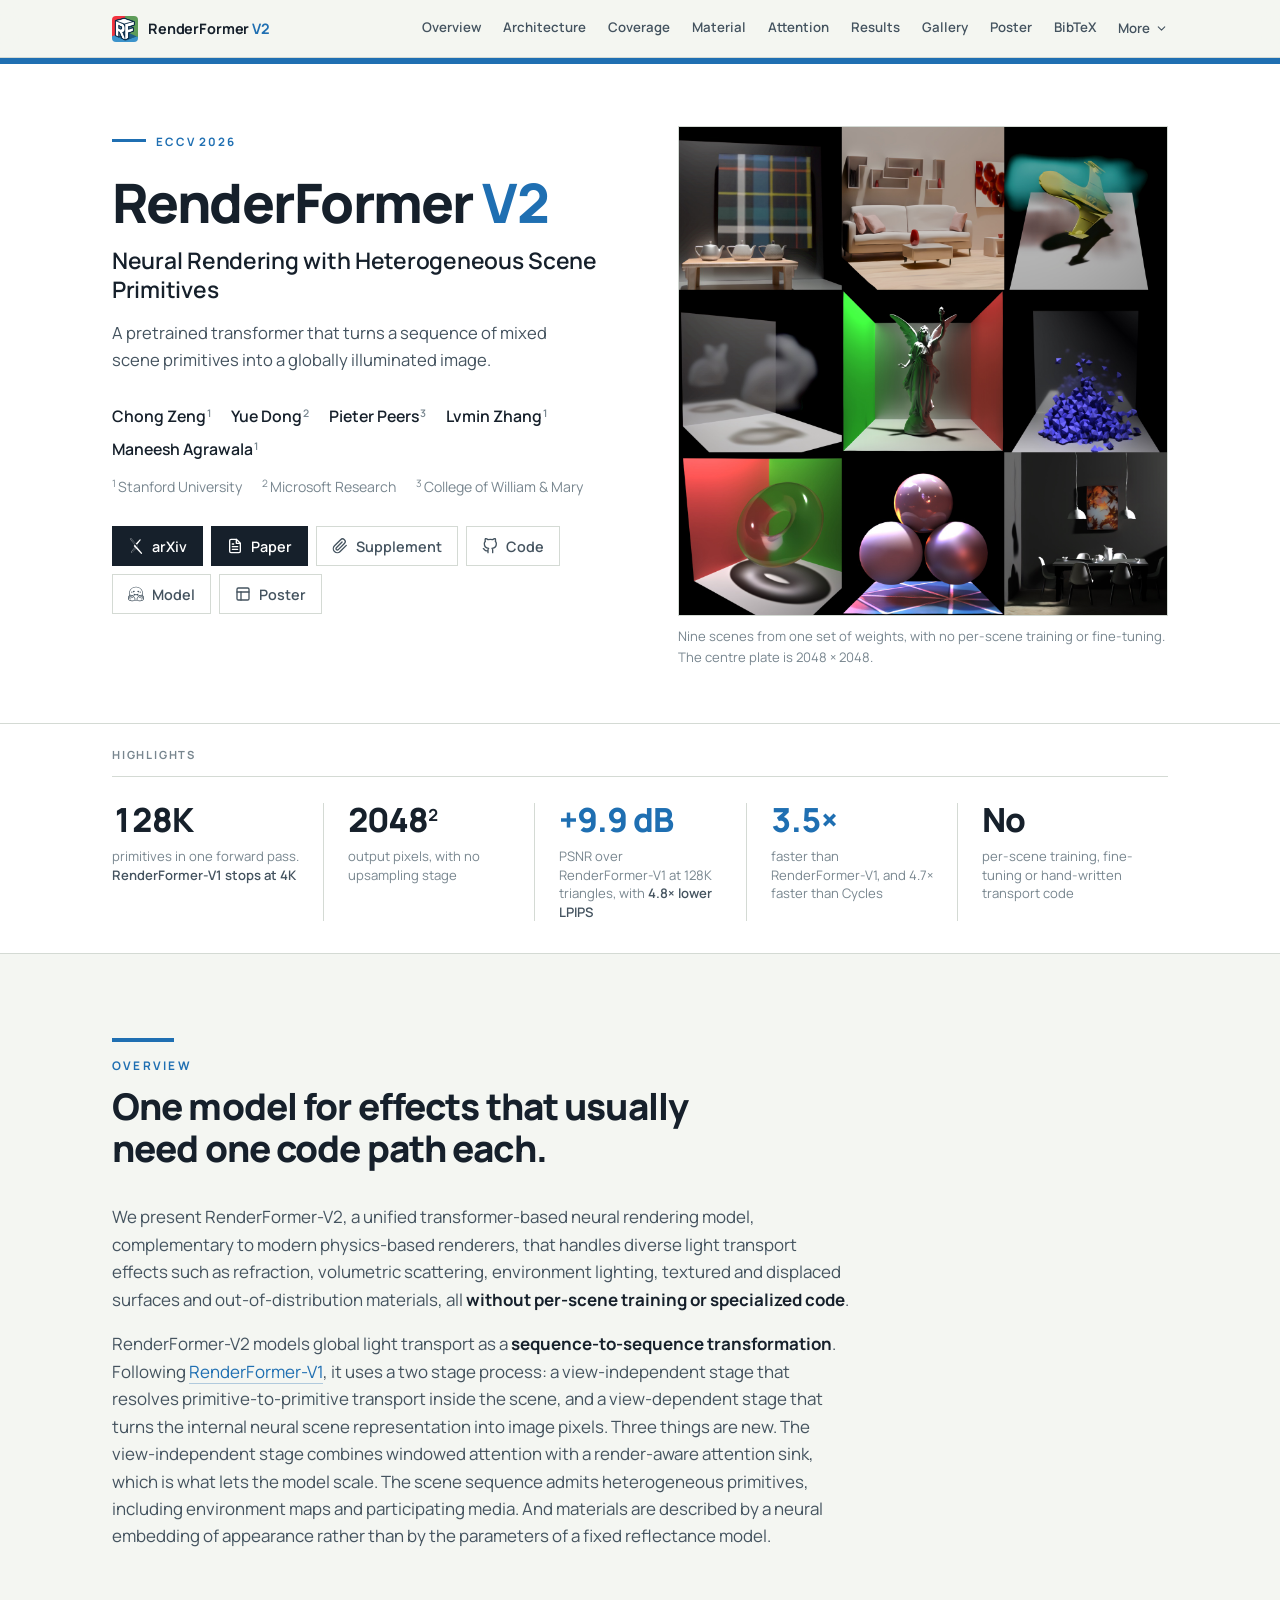
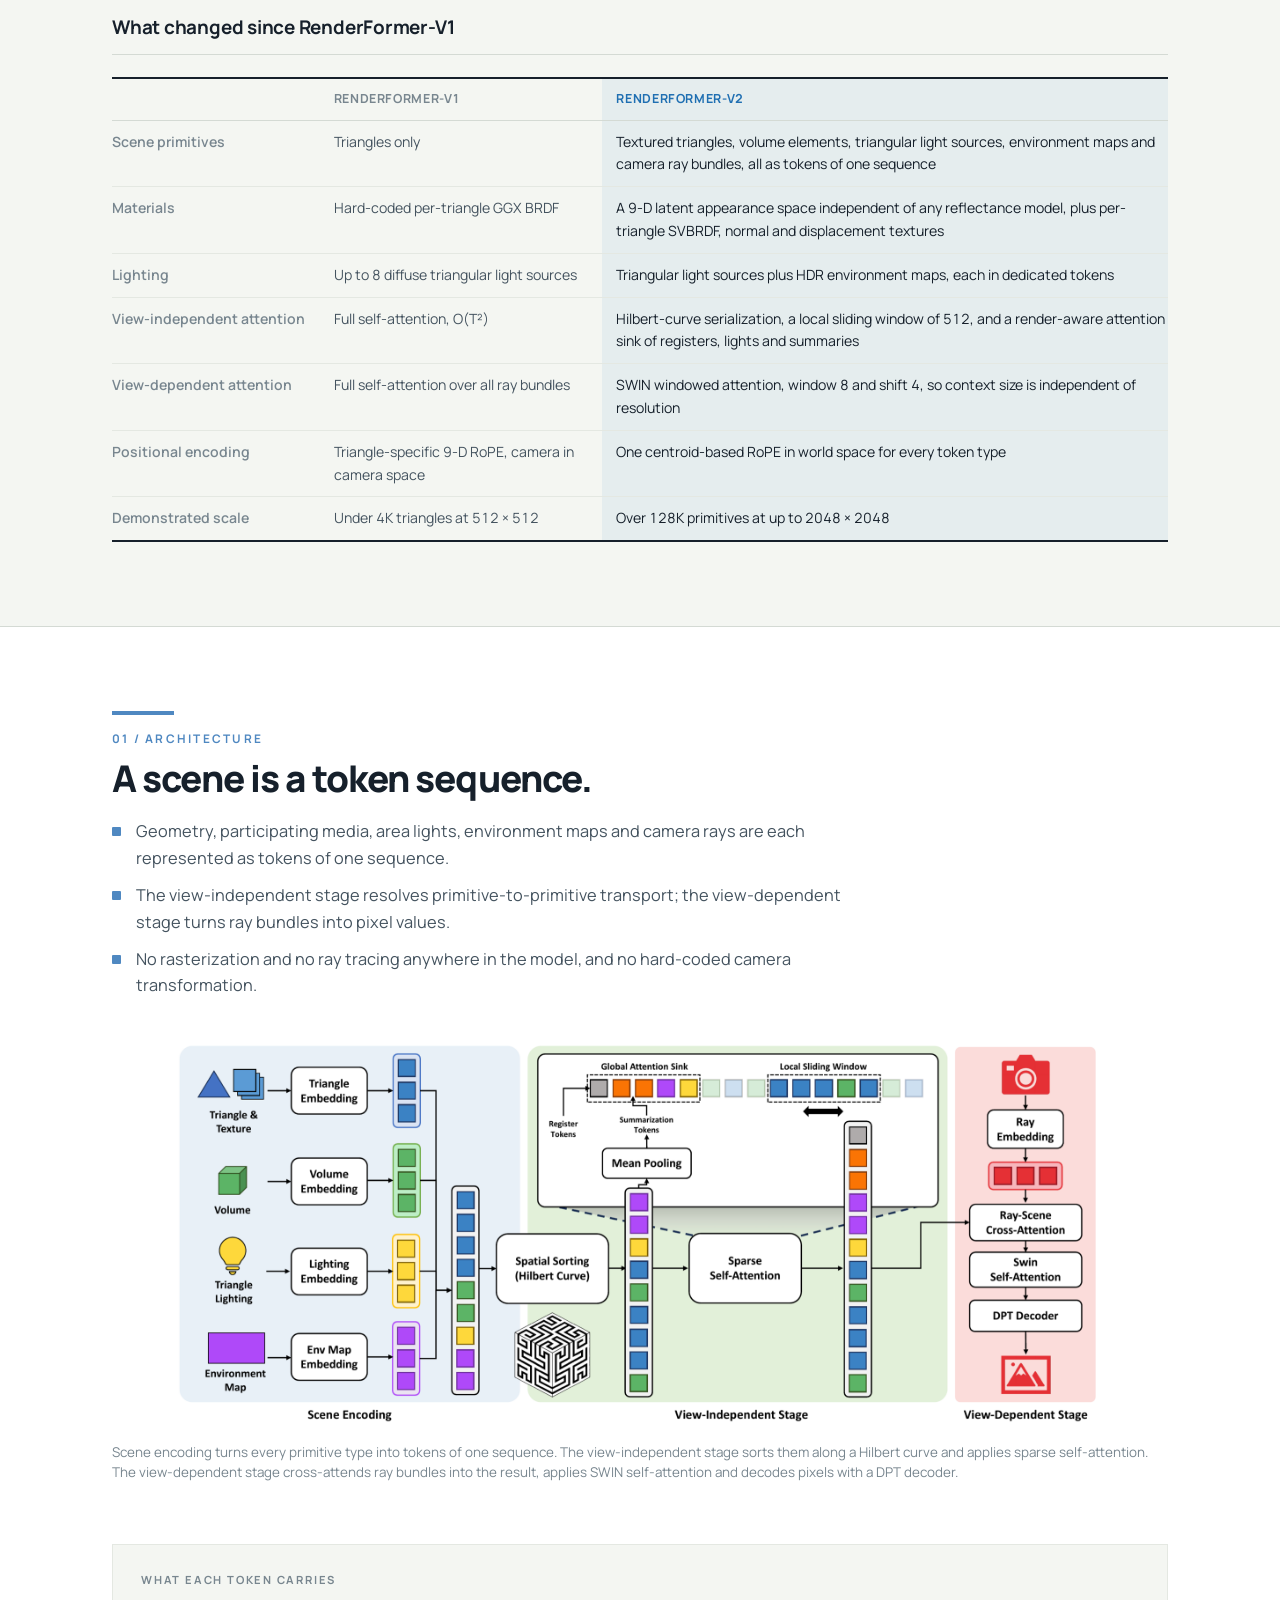
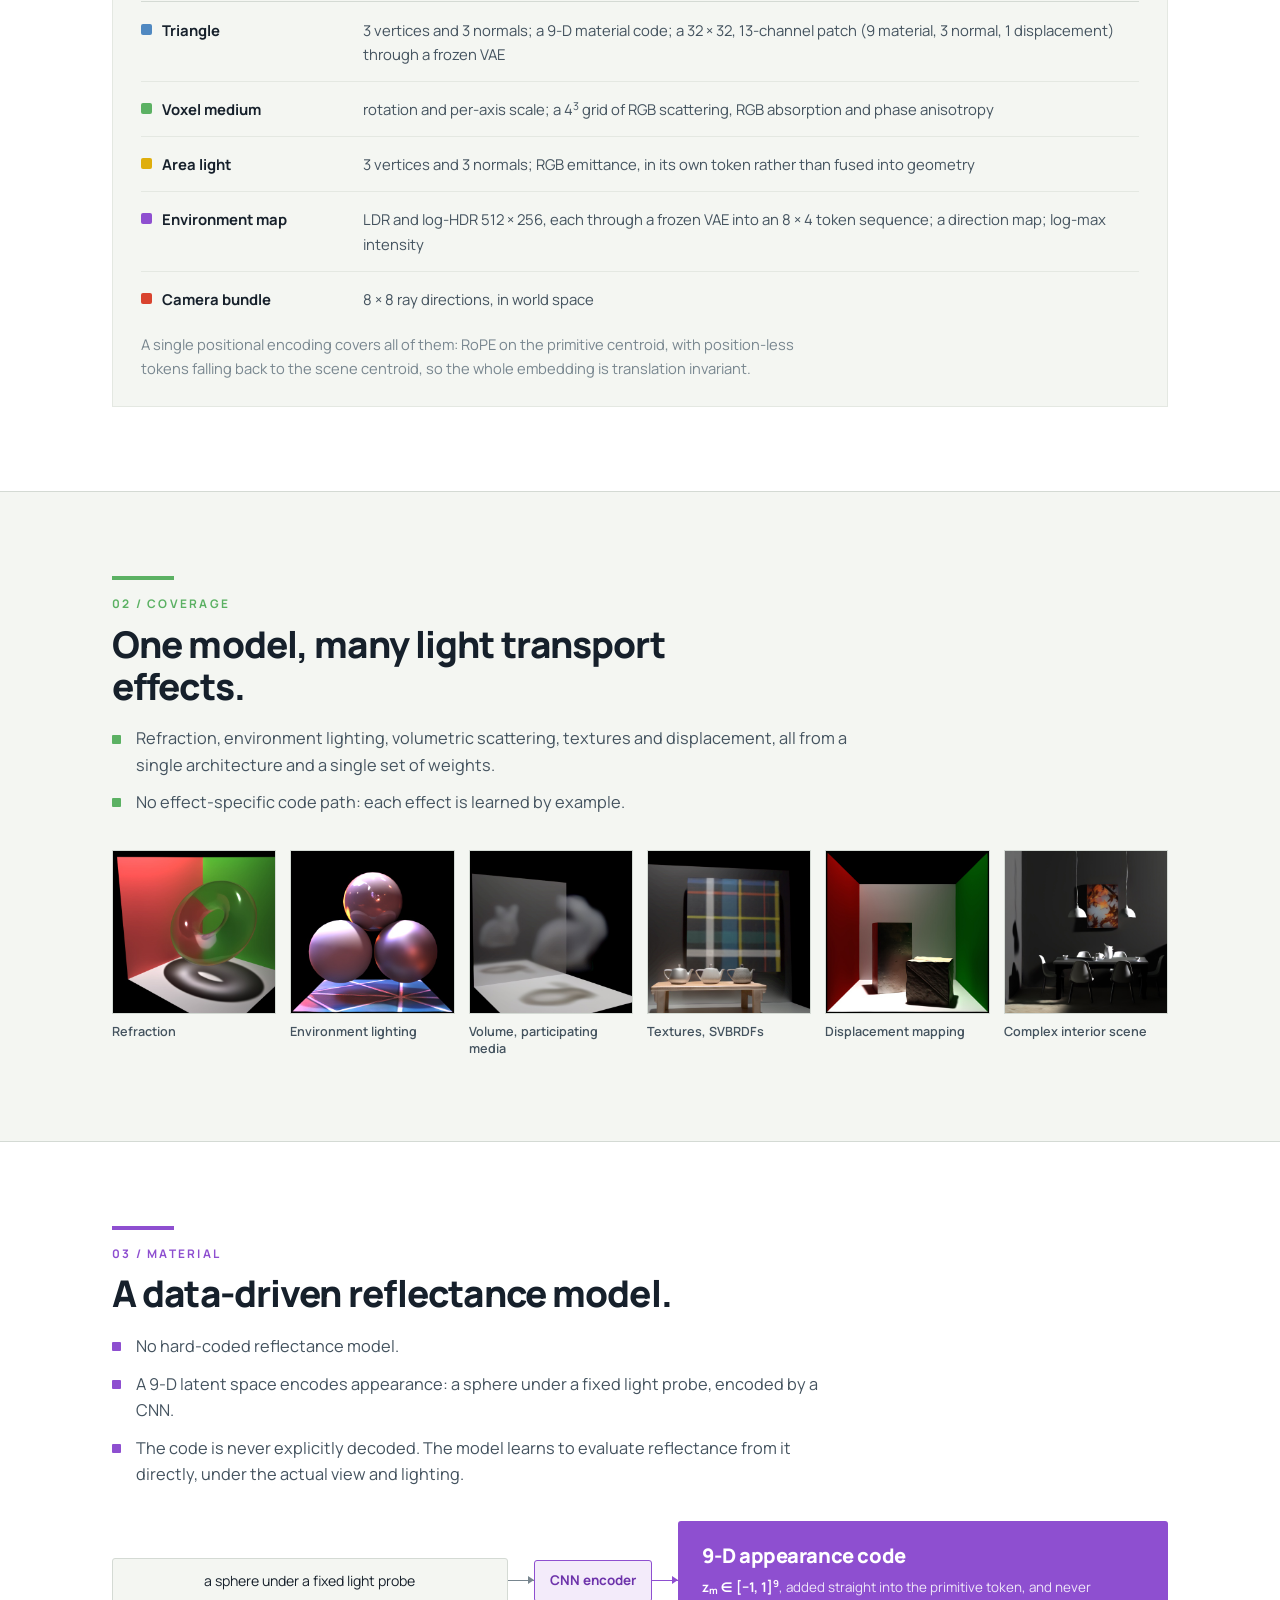
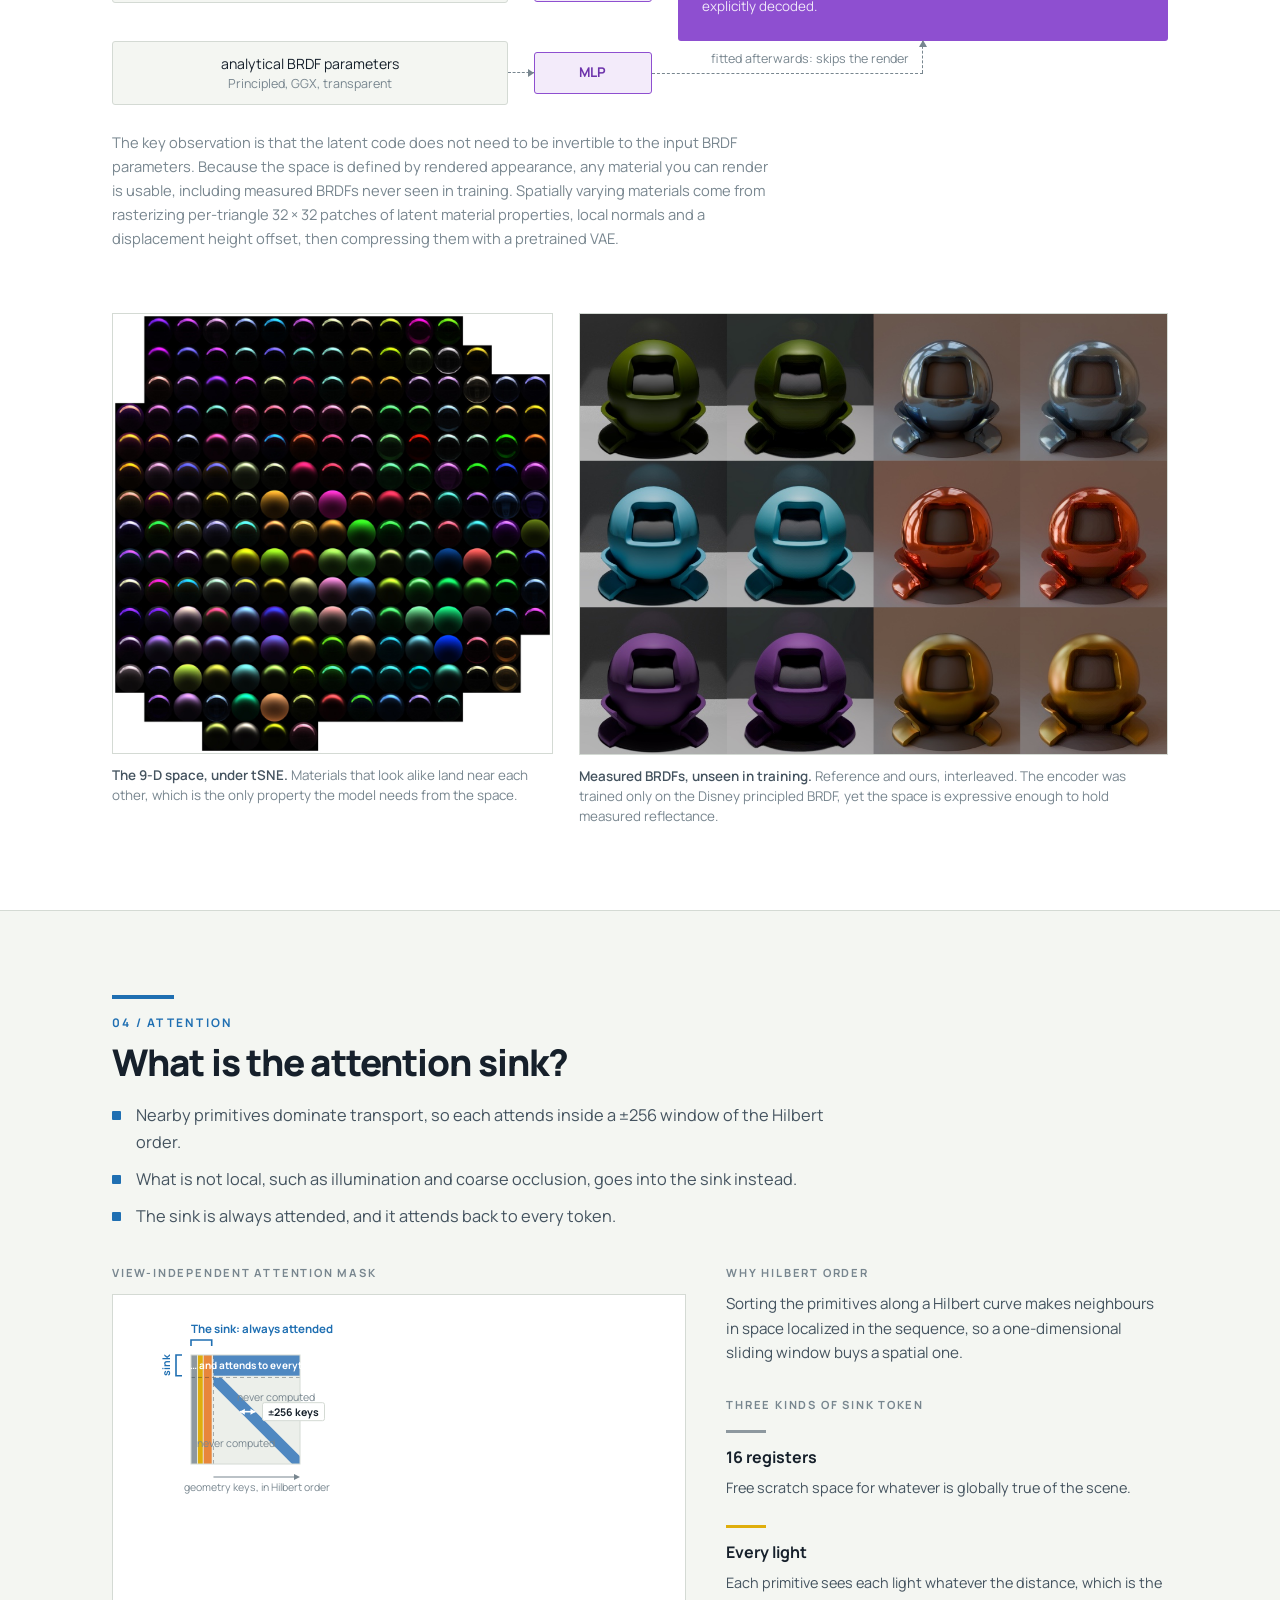
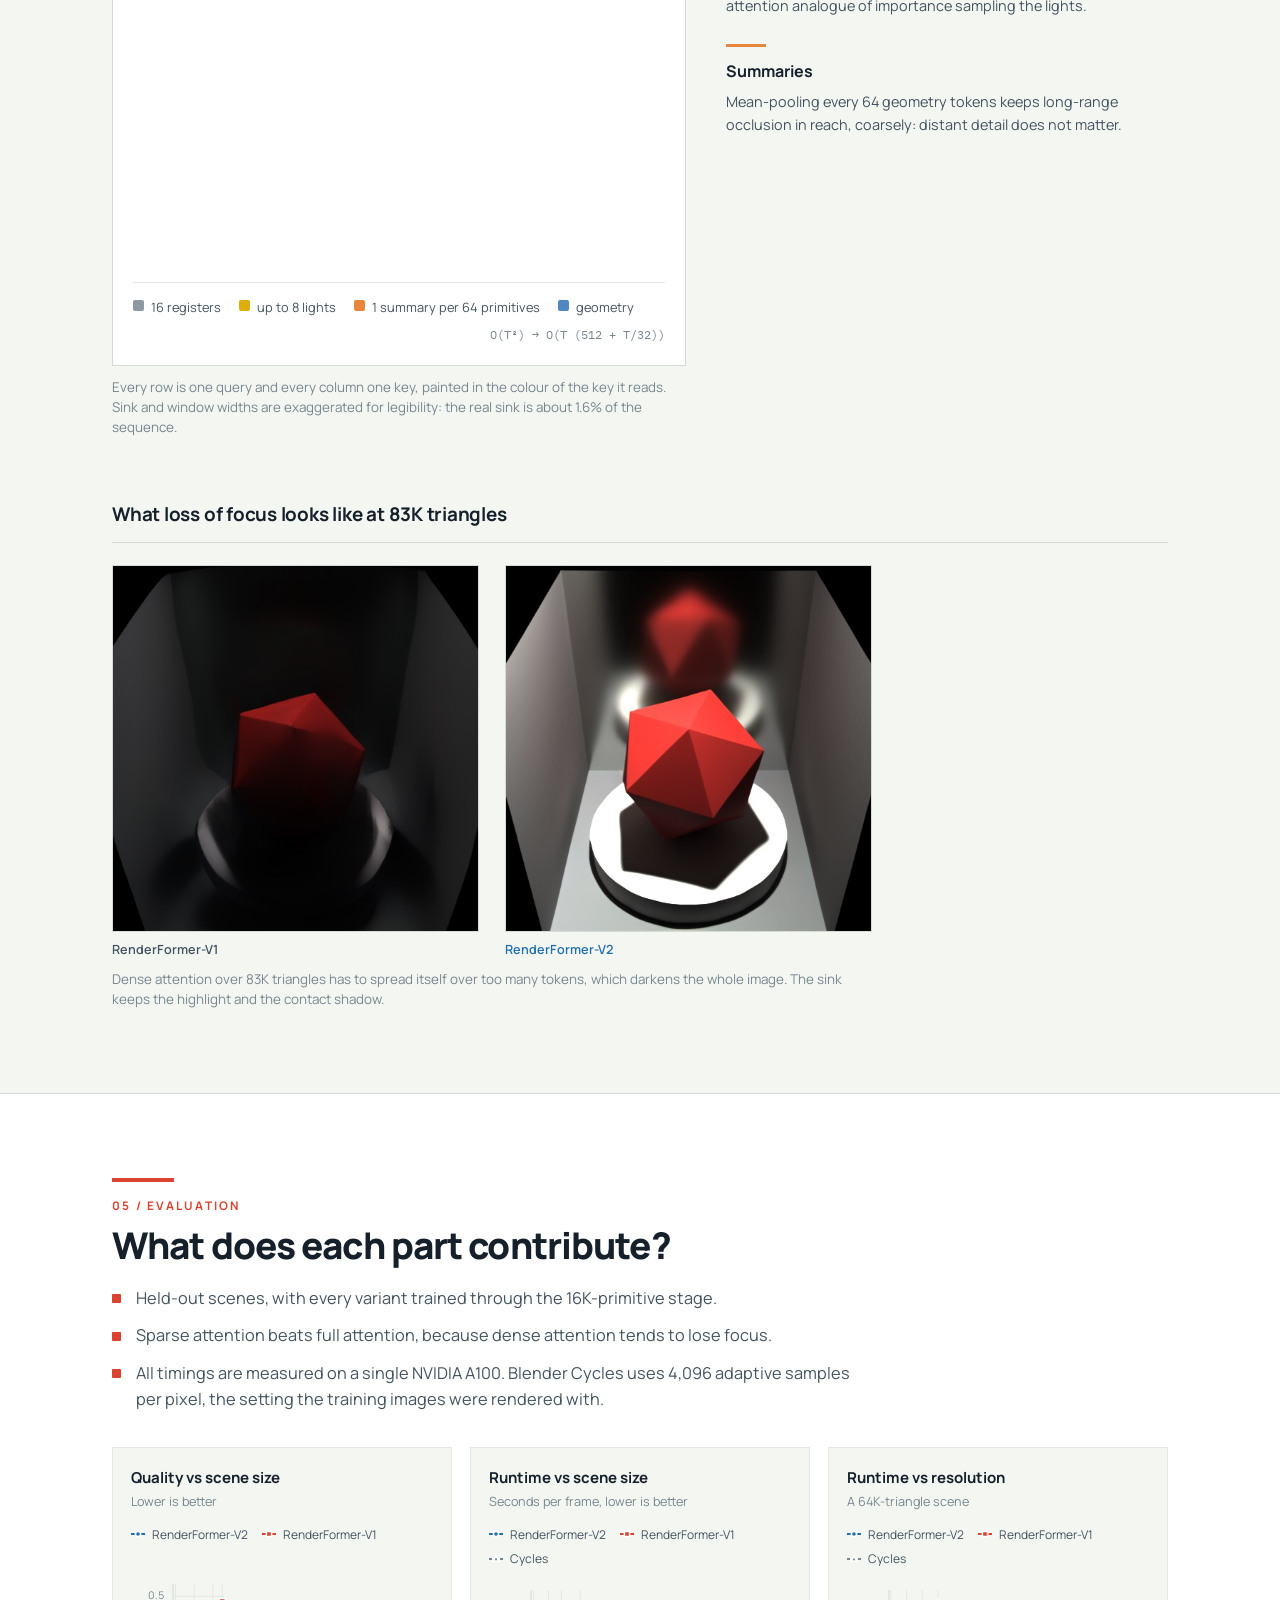
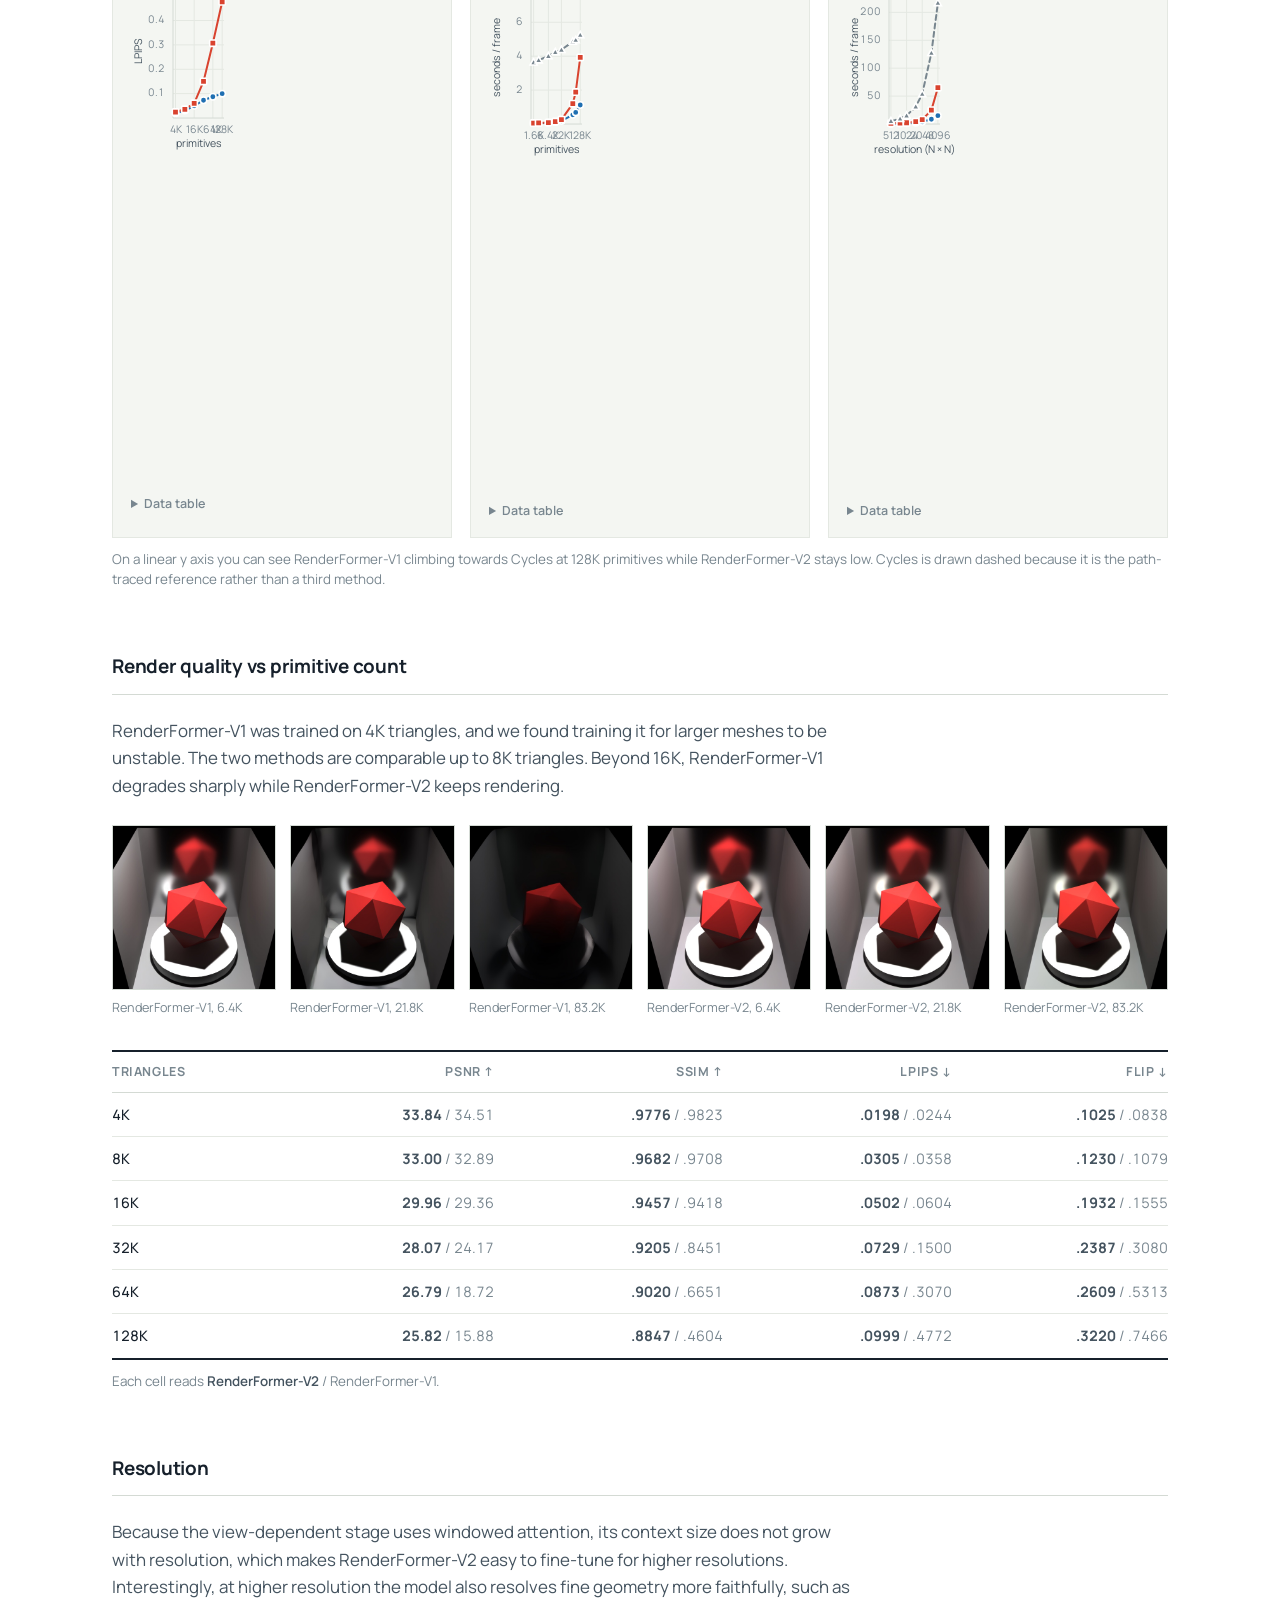
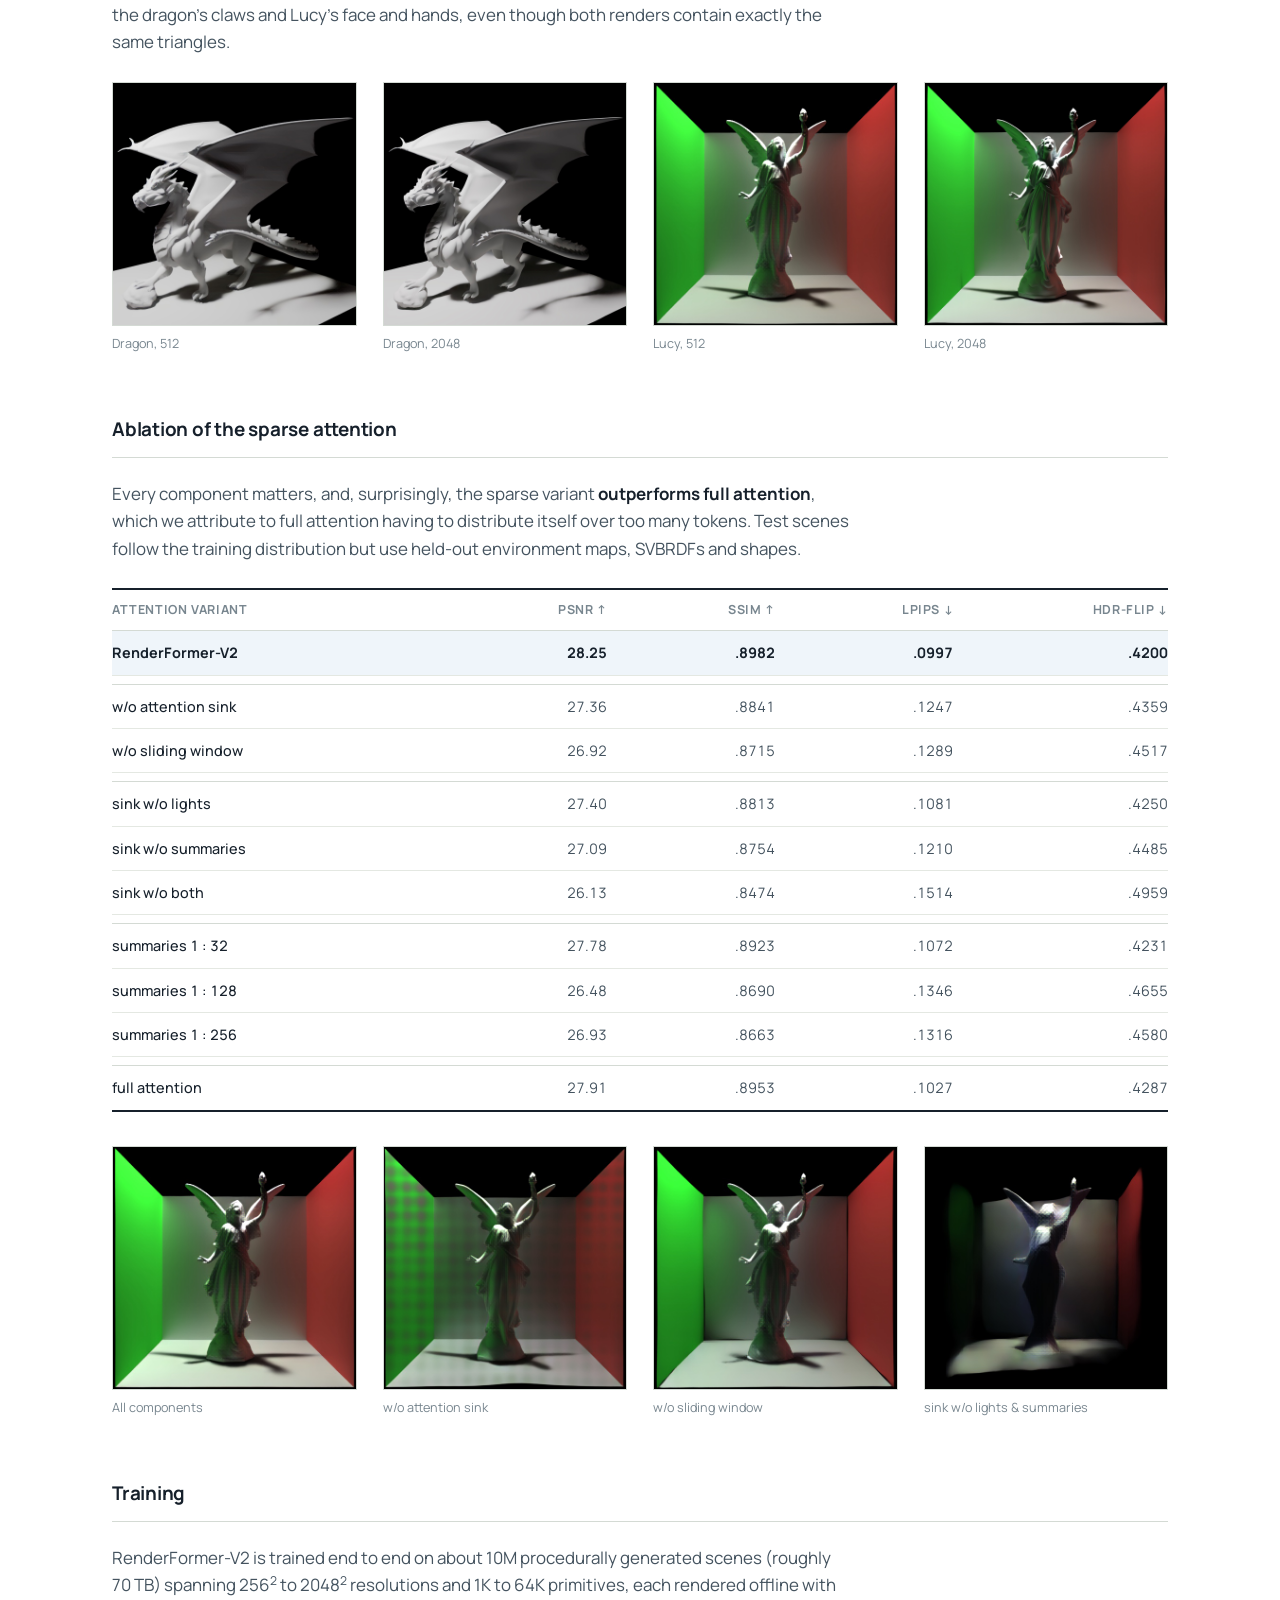
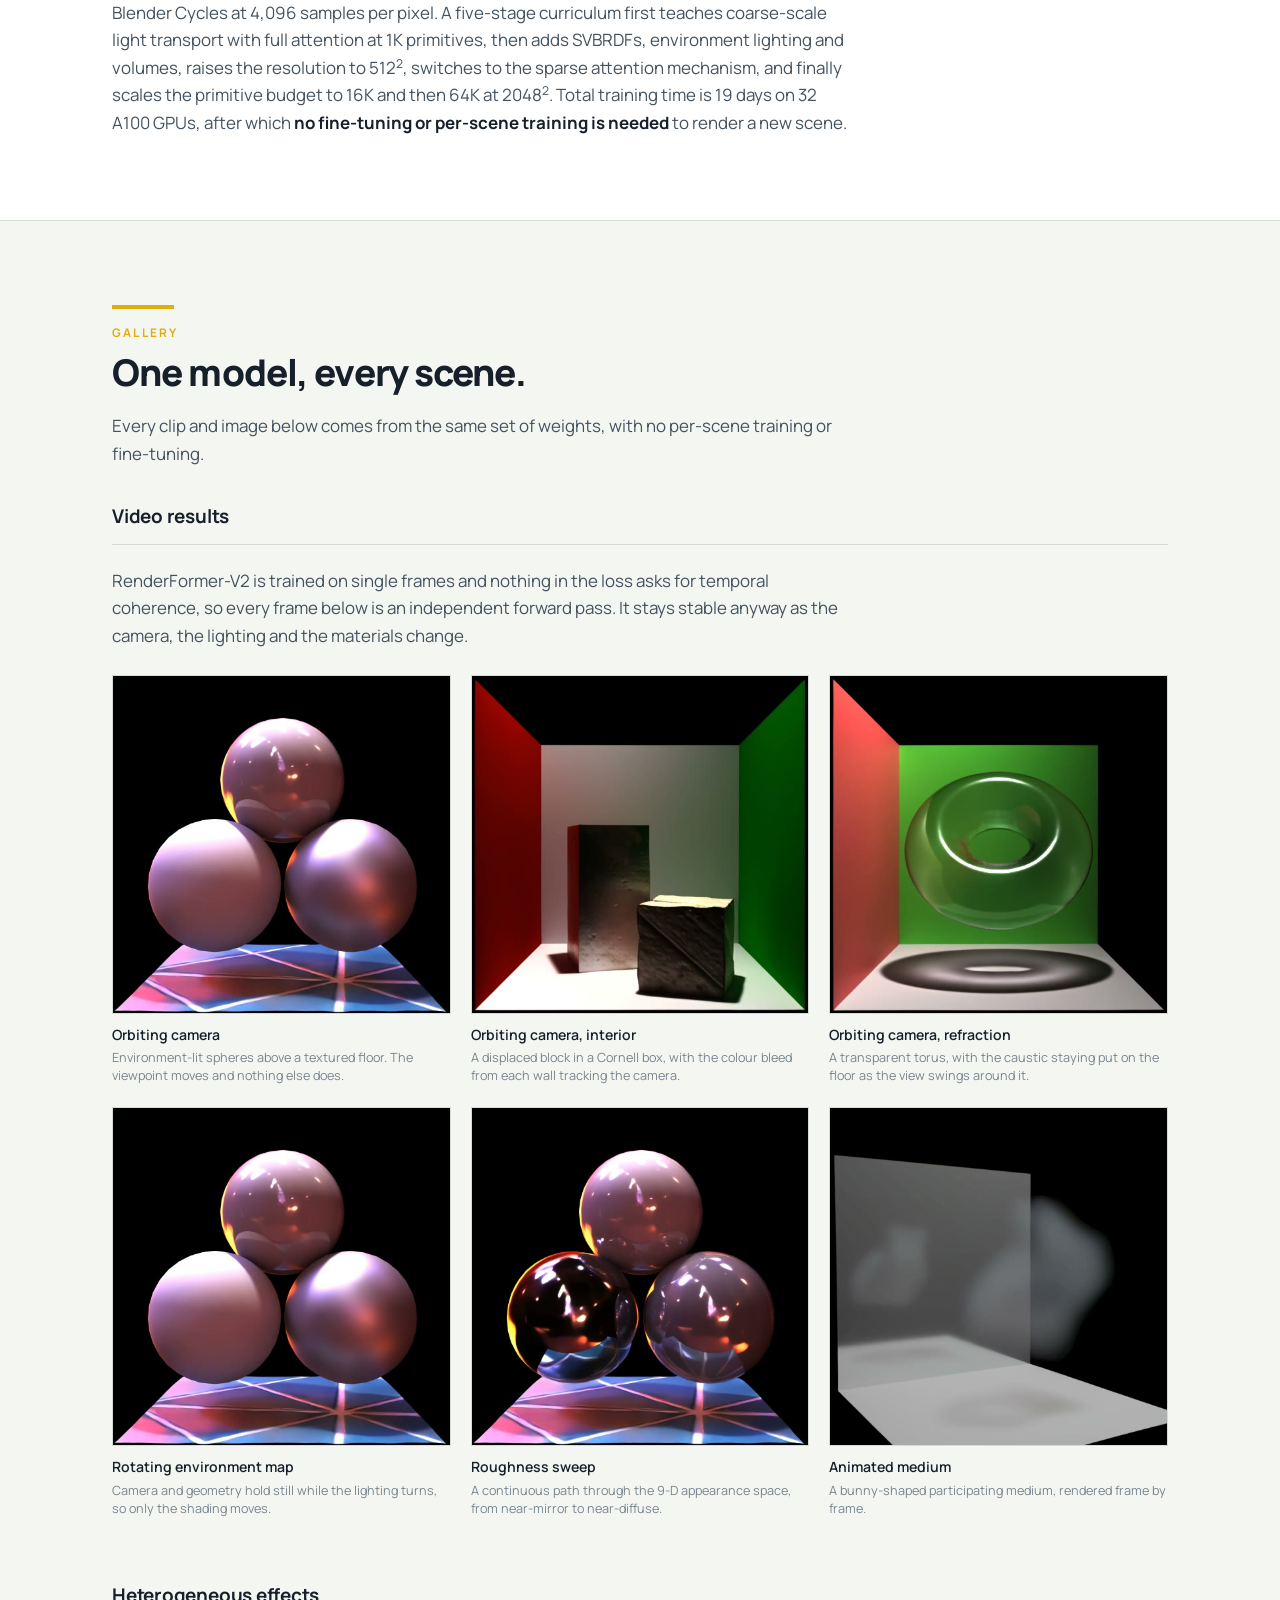
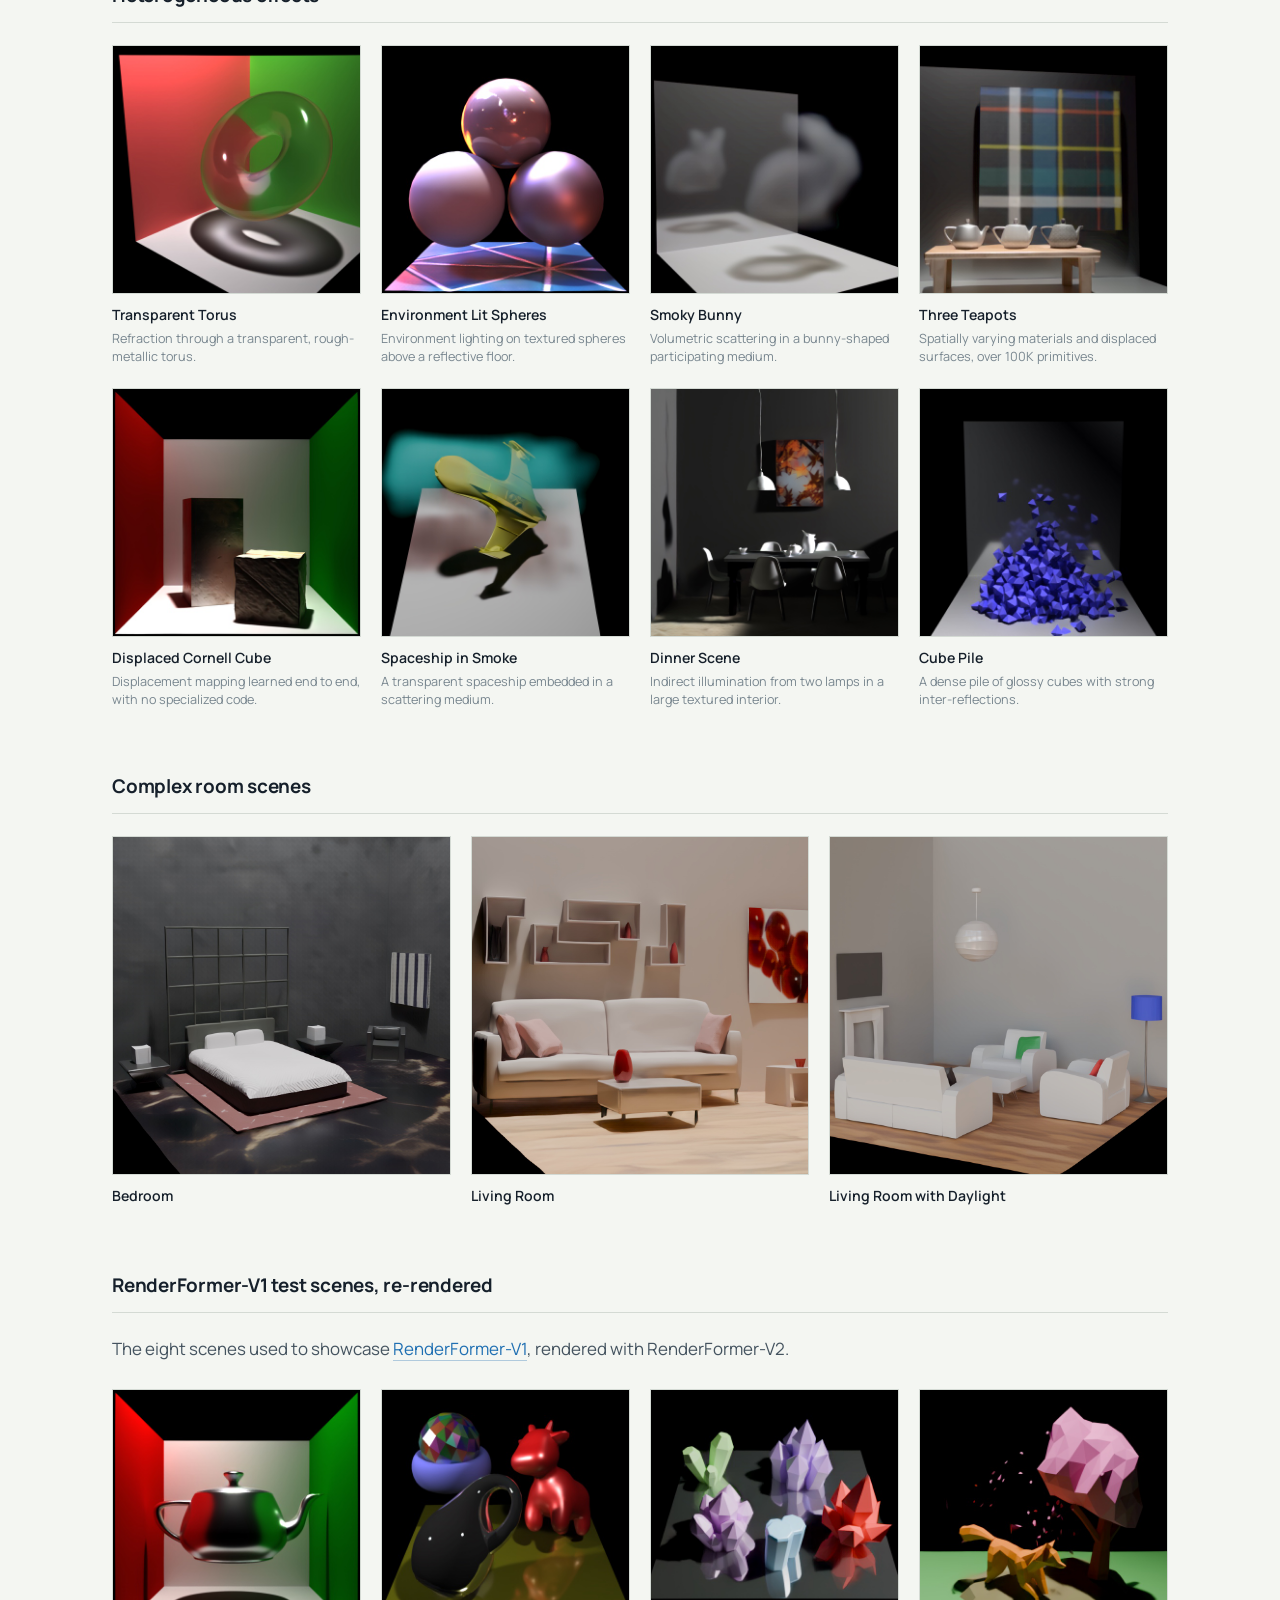
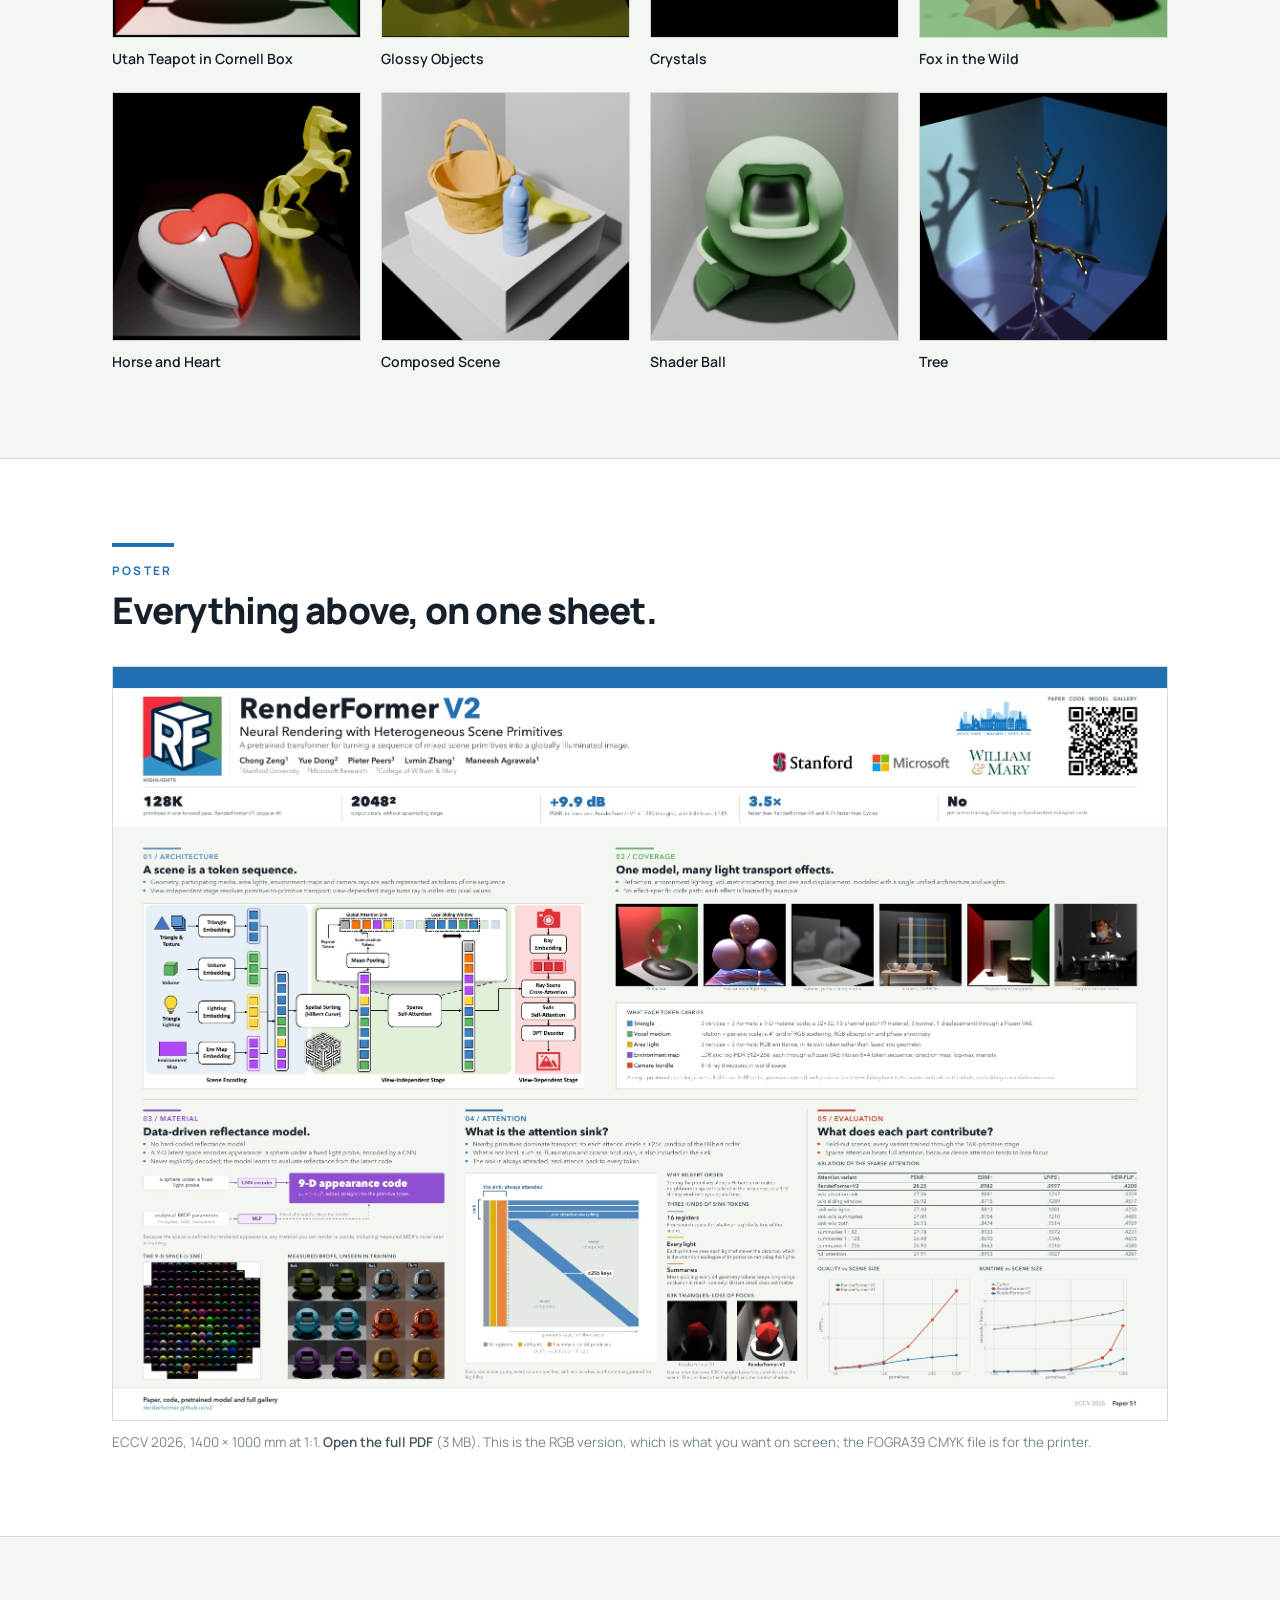
<file: v2/index.html>
<!DOCTYPE html><html lang="en"><head><meta charSet="utf-8"/><meta name="viewport" content="width=device-width, initial-scale=1"/><link rel="preload" as="image" href="./imgs/rf.png"/><link rel="preload" as="image" href="./imgs/hero-grid.png"/><link rel="preload" as="image" href="./imgs/model-arch.png"/><link rel="preload" as="image" href="./gallery/transparent-torus.jpg"/><link rel="preload" as="image" href="./gallery/env-lit-spheres.jpg"/><link rel="preload" as="image" href="./gallery/smoky-bunny.jpg"/><link rel="preload" as="image" href="./gallery/three-teapots.jpg"/><link rel="preload" as="image" href="./gallery/displacement-cbox.jpg"/><link rel="preload" as="image" href="./gallery/dinner-scene.jpg"/><link rel="preload" as="image" href="./imgs/material-latent.jpg"/><link rel="stylesheet" href="/v2/_next/static/css/9ee14831dd2b4b3f.css" data-precedence="next"/><link rel="preload" as="script" fetchPriority="low" href="/v2/_next/static/chunks/webpack-d3ec7b0091fba299.js"/><script src="/v2/_next/static/chunks/09f5f10c-bf216eff0d191dd6.js" async=""></script><script src="/v2/_next/static/chunks/951-85515bd15bdc4706.js" async=""></script><script src="/v2/_next/static/chunks/main-app-0eaf2856501f6cf4.js" async=""></script><script src="/v2/_next/static/chunks/2c9b6c72-aabbdfeba7c942c3.js" async=""></script><script src="/v2/_next/static/chunks/1951f239-bf1b05c8de423f39.js" async=""></script><script src="/v2/_next/static/chunks/app/page-7b2c58a4707075f8.js" async=""></script><link rel="preload" as="image" href="./imgs/measured-brdf.jpg"/><link rel="preload" as="image" href="./comparisons/primitive-count/rf-83.2k.jpg"/><link rel="preload" as="image" href="./comparisons/primitive-count/ours-83.2k.jpg"/><link rel="preload" as="image" href="./comparisons/primitive-count/rf-6.4k.jpg"/><link rel="preload" as="image" href="./comparisons/primitive-count/rf-21.8k.jpg"/><link rel="preload" as="image" href="./comparisons/primitive-count/ours-6.4k.jpg"/><link rel="preload" as="image" href="./comparisons/primitive-count/ours-21.8k.jpg"/><link rel="preload" as="image" href="./comparisons/resolution/dragon-512.jpg"/><link rel="preload" as="image" href="./comparisons/resolution/dragon-2048.jpg"/><link rel="preload" as="image" href="./comparisons/resolution/lucy-512.jpg"/><link rel="preload" as="image" href="./comparisons/resolution/lucy-2048.jpg"/><link rel="preload" as="image" href="./comparisons/ablation/all.jpg"/><link rel="preload" as="image" href="./comparisons/ablation/no-as.jpg"/><link rel="preload" as="image" href="./comparisons/ablation/no-sw.jpg"/><link rel="preload" as="image" href="./comparisons/ablation/no-l-s.jpg"/><link rel="preload" as="image" href="./gallery/spaceship-smoke.jpg"/><link rel="preload" as="image" href="./gallery/cube-pile.jpg"/><link rel="preload" as="image" href="./gallery/room-bedroom.jpg"/><link rel="preload" as="image" href="./gallery/room-living-1.jpg"/><link rel="preload" as="image" href="./gallery/room-living-2.jpg"/><link rel="preload" as="image" href="./gallery/v1-teapot-cbox.jpg"/><link rel="preload" as="image" href="./gallery/v1-shiny-objects.jpg"/><link rel="preload" as="image" href="./gallery/v1-crystals.jpg"/><link rel="preload" as="image" href="./gallery/v1-fox-in-the-wild.jpg"/><link rel="preload" as="image" href="./gallery/v1-horse-and-heart.jpg"/><link rel="preload" as="image" href="./gallery/v1-compose-scene.jpg"/><link rel="preload" as="image" href="./gallery/v1-shader-ball.jpg"/><link rel="preload" as="image" href="./gallery/v1-tree.jpg"/><link rel="preload" as="image" href="./imgs/poster.jpg"/><link rel="preconnect" href="https://fonts.googleapis.com"/><link rel="preconnect" href="https://fonts.gstatic.com" crossorigin="anonymous"/><meta name="theme-color" content="#f4f6f2"/><link rel="stylesheet" href="https://fonts.googleapis.com/css2?family=Manrope:wght@400;500;600;700;800&amp;family=IBM+Plex+Mono:wght@400;500&amp;display=swap"/><title>RenderFormer-V2: Neural Rendering with Heterogeneous Scene Primitives</title><meta name="description" content="RenderFormer-V2 is a pretrained transformer that turns a sequence of mixed scene primitives into a globally illuminated image, covering refraction, volumetric scattering, environment lighting, textured and displaced surfaces and out-of-distribution materials, without per-scene training or specialized code."/><meta name="keywords" content="RenderFormer, RenderFormer-V2, Neural Rendering, Rendering, Global Illumination, Heterogeneous Scene Primitives, Neural Material Embedding, Windowed Attention, Attention Sink, Transformer"/><meta property="og:title" content="RenderFormer-V2: Neural Rendering with Heterogeneous Scene Primitives"/><meta property="og:description" content="A pretrained transformer that turns a sequence of mixed scene primitives into a globally illuminated image. ECCV 2026."/><meta property="og:image" content="https://renderformer.github.io/v2/imgs/header.jpg"/><meta property="og:type" content="website"/><meta name="twitter:card" content="summary_large_image"/><meta name="twitter:title" content="RenderFormer-V2: Neural Rendering with Heterogeneous Scene Primitives"/><meta name="twitter:description" content="A pretrained transformer that turns a sequence of mixed scene primitives into a globally illuminated image. ECCV 2026."/><meta name="twitter:image" content="https://renderformer.github.io/v2/imgs/header.jpg"/><link rel="icon" href="/v2/favicon/favicon-16x16.png" sizes="16x16" type="image/png"/><link rel="icon" href="/v2/favicon/favicon-32x32.png" sizes="32x32" type="image/png"/><link rel="icon" href="/v2/favicon/favicon.ico" sizes="any"/><link rel="apple-touch-icon" href="/v2/favicon/apple-touch-icon.png" sizes="180x180" type="image/png"/><link rel="android-chrome-192x192" href="/v2/favicon/android-chrome-192x192.png" sizes="192x192" type="image/png"/><link rel="android-chrome-512x512" href="/v2/favicon/android-chrome-512x512.png" sizes="512x512" type="image/png"/><link rel="manifest" href="/v2/favicon/site.webmanifest"/><script>document.querySelectorAll('body link[rel="icon"], body link[rel="apple-touch-icon"]').forEach(el => document.head.appendChild(el))</script><script src="/v2/_next/static/chunks/polyfills-42372ed130431b0a.js" noModule=""></script></head><body><nav class="nav"><div class="nav-inner"><a class="nav-mark" href="#top"><img src="./imgs/rf.png" alt=""/><span>RenderFormer <em>V2</em></span></a><div class="nav-links"><a href="#overview">Overview</a><a href="#architecture">Architecture</a><a href="#coverage">Coverage</a><a href="#material">Material</a><a href="#attention">Attention</a><a href="#results" class="nav-hide">Results</a><a href="#gallery" class="nav-hide">Gallery</a><a href="#poster" class="nav-hide">Poster</a><a href="#bibtex" class="nav-hide">BibTeX</a><div class="nav-more" tabindex="0"><span>More <svg stroke="currentColor" fill="none" stroke-width="2" viewBox="0 0 24 24" stroke-linecap="round" stroke-linejoin="round" height="13" width="13" xmlns="http://www.w3.org/2000/svg"><polyline points="6 9 12 15 18 9"></polyline></svg></span><div class="nav-more-menu"><a href="https://renderformer.github.io/">RenderFormer-V1</a><a href="https://nrhints.github.io/">NRHints</a><a href="https://dilightnet.github.io/">DiLightNet</a><a href="https://gsrelight.github.io/">GS³</a></div></div></div></div></nav><header class="hero" id="top"><div class="hero-band"></div><div class="hero-grid"><div><div class="venue">ECCV 2026</div><h1 class="title">RenderFormer <em>V2</em></h1><p class="subtitle">Neural Rendering with Heterogeneous Scene Primitives</p><p class="pitch">A pretrained transformer that turns a sequence of mixed scene primitives into a globally illuminated image.</p><div class="authors"><a href="https://www.chong-zeng.com/">Chong Zeng<sup>1</sup></a><a href="https://yuedong.shading.me/">Yue Dong<sup>2</sup></a><a href="https://www.cs.wm.edu/~ppeers/">Pieter Peers<sup>3</sup></a><a href="https://lllyasviel.github.io/lvmin_zhang/">Lvmin Zhang<sup>1</sup></a><a href="https://graphics.stanford.edu/~maneesh/">Maneesh Agrawala<sup>1</sup></a></div><div class="affils"><span><sup>1</sup>Stanford University</span><span><sup>2</sup>Microsoft Research</span><span><sup>3</sup>College of William &amp; Mary</span></div><div class="links"><a href="https://arxiv.org/abs/2609.05738" class="btn"><svg stroke="currentColor" fill="currentColor" stroke-width="0" role="img" viewBox="0 0 24 24" aria-hidden="true" height="16" width="16" xmlns="http://www.w3.org/2000/svg"><path d="M3.8423 0a1.0037 1.0037 0 0 0-.922.6078c-.1536.3687-.0438.6275.2938 1.1113l6.9185 8.3597-1.0223 1.1058a1.0393 1.0393 0 0 0 .003 1.4229l1.2292 1.3135-5.4391 6.4444c-.2803.299-.4538.823-.2971 1.1986a1.0253 1.0253 0 0 0 .9585.635.9133.9133 0 0 0 .6891-.3405l5.783-6.126 7.4902 8.0051a.8527.8527 0 0 0 .6835.2597.9575.9575 0 0 0 .8777-.6138c.1577-.377-.017-.7502-.306-1.1407l-7.0518-8.3418 1.0632-1.13a.9626.9626 0 0 0 .0089-1.3165L4.6336.4639s-.3733-.4535-.768-.463zm0 .272h.0166c.2179.0052.4874.2715.5644.3639l.005.006.0052.0055 10.169 10.9905a.6915.6915 0 0 1-.0072.945l-1.0666 1.133-1.4982-1.7724-8.5994-10.39c-.3286-.472-.352-.6183-.2592-.841a.7307.7307 0 0 1 .6704-.4401Zm14.341 1.5701a.877.877 0 0 0-.6554.2418l-5.6962 6.1584 1.6944 1.8319 5.3089-6.5138c.3251-.4335.479-.6603.3247-1.0292a1.1205 1.1205 0 0 0-.9763-.689zm-7.6557 12.2823 1.3186 1.4135-5.7864 6.1295a.6494.6494 0 0 1-.4959.26.7516.7516 0 0 1-.706-.4669c-.1119-.2682.0359-.6864.2442-.9083l.0051-.0055.0047-.0055z"></path></svg> arXiv</a><a href="./pdfs/renderformer2-paper.pdf" class="btn"><svg stroke="currentColor" fill="none" stroke-width="2" viewBox="0 0 24 24" stroke-linecap="round" stroke-linejoin="round" aria-hidden="true" height="16" width="16" xmlns="http://www.w3.org/2000/svg"><path d="M14 2H6a2 2 0 0 0-2 2v16a2 2 0 0 0 2 2h12a2 2 0 0 0 2-2V8z"></path><polyline points="14 2 14 8 20 8"></polyline><line x1="16" y1="13" x2="8" y2="13"></line><line x1="16" y1="17" x2="8" y2="17"></line><polyline points="10 9 9 9 8 9"></polyline></svg> Paper</a><a href="./pdfs/renderformer2-supp.pdf" class="btn btn-ghost"><svg stroke="currentColor" fill="none" stroke-width="2" viewBox="0 0 24 24" stroke-linecap="round" stroke-linejoin="round" aria-hidden="true" height="16" width="16" xmlns="http://www.w3.org/2000/svg"><path d="M21.44 11.05l-9.19 9.19a6 6 0 0 1-8.49-8.49l9.19-9.19a4 4 0 0 1 5.66 5.66l-9.2 9.19a2 2 0 0 1-2.83-2.83l8.49-8.48"></path></svg> Supplement</a><a href="https://github.com/iamNCJ/RenderFormer-Studio" class="btn btn-ghost"><svg stroke="currentColor" fill="none" stroke-width="2" viewBox="0 0 24 24" stroke-linecap="round" stroke-linejoin="round" aria-hidden="true" height="16" width="16" xmlns="http://www.w3.org/2000/svg"><path d="M9 19c-5 1.5-5-2.5-7-3m14 6v-3.87a3.37 3.37 0 0 0-.94-2.61c3.14-.35 6.44-1.54 6.44-7A5.44 5.44 0 0 0 20 4.77 5.07 5.07 0 0 0 19.91 1S18.73.65 16 2.48a13.38 13.38 0 0 0-7 0C6.27.65 5.09 1 5.09 1A5.07 5.07 0 0 0 5 4.77a5.44 5.44 0 0 0-1.5 3.78c0 5.42 3.3 6.61 6.44 7A3.37 3.37 0 0 0 9 18.13V22"></path></svg> Code</a><a href="https://huggingface.co/RenderFormer/renderformer-v2" class="btn btn-ghost"><svg stroke="currentColor" fill="currentColor" stroke-width="0" role="img" viewBox="0 0 24 24" aria-hidden="true" height="16" width="16" xmlns="http://www.w3.org/2000/svg"><path d="M1.4446 11.5059c0 1.1021.1673 2.1585.4847 3.1563-.0378-.0028-.0691-.0058-.1058-.0058-.4209 0-.8015.16-1.0704.4512-.3454.3737-.4984.8335-.4316 1.293a1.576 1.576 0 0 0 .2148.5978c-.2319.1864-.4018.4456-.4844.7578-.0646.2448-.131.7543.2149 1.2794a1.4552 1.4552 0 0 0-.0625.1055c-.208.3923-.2207.8372-.0371 1.25.2783.6258.9696 1.1175 2.3126 1.6467.8356.3292 1.5988.5411 1.6056.543 1.1046.2847 2.104.4277 2.969.4277 1.4173 0 2.4754-.3849 3.1525-1.1446 1.538.2651 2.791.1403 3.592.006.6773.7555 1.7332 1.1387 3.1467 1.1387.8649 0 1.8643-.143 2.969-.4278.0068-.0019.77-.2138 1.6056-.543 1.343-.5292 2.0343-1.0208 2.3126-1.6466.1836-.4129.171-.8577-.037-1.25a1.4685 1.4685 0 0 0-.0626-.1056c.346-.525.2795-1.0346.2149-1.2793-.0826-.3122-.2525-.5714-.4844-.7579.11-.1816.1831-.3788.2148-.5977.0669-.4595-.0862-.9193-.4316-1.293-.2688-.2913-.6495-.4513-1.0704-.4513-.0209 0-.0376.0008-.0588.0018.3162-.9966.4846-2.0518.4846-3.1523 0-5.807-4.7362-10.5144-10.5789-10.5144-5.8426 0-10.5788 4.7073-10.5788 10.5144Zm10.5788-9.4831c5.2727 0 9.5476 4.246 9.5476 9.483a9.4201 9.4201 0 0 1-.2696 2.2365c-.0039-.0047-.0079-.011-.0117-.0156-.274-.3255-.6679-.5059-1.1075-.5059-.352 0-.714.1155-1.0763.3438-.2403.1517-.5058.422-.7793.7598-.2534-.3492-.608-.5832-1.0137-.6465a1.5174 1.5174 0 0 0-.2344-.0176c-.9263 0-1.4828.7993-1.6935 1.5177-.1046.2426-.6065 1.3482-1.3614 2.0978-1.1681 1.1601-1.4458 2.3534-.8396 3.6382-.843.1029-1.5836.0927-2.365-.006.5906-1.212.3626-2.4388-.8426-3.6322-.755-.7496-1.2568-1.8552-1.3614-2.0978-.2107-.7184-.7673-1.5177-1.6935-1.5177-.078 0-.1568.0054-.2344.0176-.4057.0633-.7604.2973-1.0137.6465-.2735-.3379-.539-.6081-.7794-.7598-.3622-.2283-.7243-.3438-1.0762-.3438-.4266 0-.8094.171-1.0821.4786a9.4208 9.4208 0 0 1-.2598-2.1936c0-5.237 4.2749-9.483 9.5475-9.483zM8.6443 7.0036c-.4838.0043-.9503.2667-1.1934.7227-.3536.6633-.1006 1.4873.5645 1.84.351.1862.4883-.5261.836-.6485.3107-.1095.841.399 1.0078.086.3536-.6634.1025-1.4874-.5625-1.84a1.3659 1.3659 0 0 0-.6524-.1602Zm6.8403 0c-.2199-.002-.4426.05-.6504.1602-.665.3526-.9181 1.1766-.5645 1.84.1669.313.6971-.1955 1.0079-.086.3476.1224.4867.8347.838.6485.6649-.3527.916-1.1767.5624-1.84-.243-.456-.7096-.7184-1.1934-.7227Zm-9.7565 1.418a.8768.8768 0 0 0-.877.877c0 .4846.3925.877.877.877a.8768.8768 0 0 0 .877-.877.8768.8768 0 0 0-.877-.877zm12.6434 0c-.4845 0-.879.3925-.879.877 0 .4846.3945.877.879.877a.8768.8768 0 0 0 .877-.877.8768.8768 0 0 0-.877-.877zM8.7927 11.459c-.179-.003-.2793.1107-.2793.416 0 .8097.3874 2.125 1.4279 2.924.207-.7123 1.3453-1.2832 1.5079-1.2012.2315.1167.2191.4417.6074.7266.3884-.285.374-.6098.6056-.7266.1627-.082 1.3009.4889 1.5079 1.2012 1.0404-.799 1.4278-2.1144 1.4278-2.924 0-1.2212-1.583.6402-3.5413.6485-1.4686-.0061-2.7266-1.0558-3.2639-1.0645zM4.312 14.4768c.5792.365 1.6964 2.2751 2.1056 3.0177.1371.2488.371.3536.582.3536.4188 0 .7465-.4138.0391-.9395-1.0636-.791-.6914-2.0846-.1836-2.1642a.4302.4302 0 0 1 .0664-.004c.4616 0 .666.7892.666.7892s.5959 1.4898 1.6213 2.508c.942.9356 1.062 1.703.4961 2.6661-.0164-.004-.0159.0236-.1484.2149-.1853.2673-.4322.4688-.7188.6152-.5062.2269-1.1397.2696-1.7833.2696-1.037 0-2.1017-.1824-2.6975-.336-.0293-.0075-3.6505-.9567-3.1916-1.8224.0771-.1454.2033-.2031.3633-.2031.6463 0 1.823.9551 2.3283.9551.113 0 .196-.0865.2285-.2031.2249-.8045-3.2787-1.0522-2.9846-2.1642.0519-.1967.193-.2757.3907-.2754.854 0 2.7704 1.4923 3.172 1.4923.0307 0 .0525-.0085.0645-.0274.2012-.3227.1096-.5865-1.3087-1.4395-1.4182-.8533-2.4315-1.329-1.8653-1.9416.0651-.0707.1574-.1015.2695-.1015.8611.0002 2.8948 1.84 2.8948 1.84s.5487.5683.8809.5683c.0762 0 .1416-.0315.1855-.1054.2355-.3946-2.1858-2.2183-2.3224-2.971-.0926-.51.0641-.7676.3555-.7676-.0006.008.1701-.0285.4942.1759zm16.2257.5918c-.1366.7526-2.5579 2.5764-2.3224 2.9709.044.074.1092.1055.1855.1055.3321 0 .881-.5684.881-.5684s2.0336-1.8397 2.8947-1.84c.1121 0 .2044.0308.2695.1016.5662.6125-.447 1.0882-1.8653 1.9415-1.4183.853-1.51 1.1168-1.3087 1.4396.012.0188.0337.0273.0644.0273.4016 0 2.3181-1.4923 3.1721-1.4923.1977-.0002.3388.0787.3907.2754.294 1.112-3.2095 1.3597-2.9846 2.1642.0325.1166.1156.2032.2285.2032.5054 0 1.682-.9552 2.3283-.9552.16 0 .2862.0577.3633.2032.459.8656-3.1623 1.8149-3.1916 1.8224-.5958.1535-1.6605.336-2.6975.336-.6351 0-1.261-.0409-1.7638-.2599-.2949-.1472-.5488-.3516-.7383-.625-.0411-.0682-.1026-.1476-.1426-.205-.5726-.9679-.455-1.7371.4903-2.676 1.0254-1.0182 1.6212-2.508 1.6212-2.508s.2044-.7891.666-.7891a.4318.4318 0 0 1 .0665.0039c.5078.0796.88 1.3732-.1836 2.1642-.7074.5257-.3797.9395.039.9395.211 0 .445-.1047.5821-.3535.4092-.7426 1.5264-2.6527 2.1056-3.0178.5588-.3524.99-.1816.8497.5918z"></path></svg> Model</a><a href="./pdfs/renderformer2-poster.pdf" class="btn btn-ghost"><svg stroke="currentColor" fill="none" stroke-width="2" viewBox="0 0 24 24" stroke-linecap="round" stroke-linejoin="round" aria-hidden="true" height="16" width="16" xmlns="http://www.w3.org/2000/svg"><rect x="3" y="3" width="18" height="18" rx="2" ry="2"></rect><line x1="3" y1="9" x2="21" y2="9"></line><line x1="9" y1="21" x2="9" y2="9"></line></svg> Poster</a></div></div><figure class="hero-figure"><img class="hero-plate" src="./imgs/hero-grid.png" alt="Nine scenes rendered by RenderFormer-V2, as a three by three plate: three teapots against a plaid backdrop, a living room, a transparent spaceship in a scattering medium, a bunny-shaped participating medium, the Lucy statue in a Cornell box at 2048 by 2048, a pile of glossy cubes, a refractive torus, environment-lit spheres, and a textured dining interior." width="1536" height="1536"/><figcaption>Nine scenes from one set of weights, with no per-scene training or fine-tuning. The centre plate is 2048 × 2048.</figcaption></figure></div></header><section class="stats" aria-label="Highlights"><div class="stats-inner"><div class="stats-label eyebrow">Highlights</div><div class="stats-grid"><div class="stat"><div class="stat-value">128K</div><div class="stat-note">primitives in one forward pass.<!-- --> <b><span class="nb">RenderFormer-V1</span> stops at 4K</b></div></div><div class="stat"><div class="stat-value">2048<sup>2</sup></div><div class="stat-note">output pixels, with no upsampling stage</div></div><div class="stat stat--accent"><div class="stat-value">+9.9 dB</div><div class="stat-note">PSNR over <span class="nb">RenderFormer-V1</span> at 128K triangles, with<!-- --> <b>4.8× lower LPIPS</b></div></div><div class="stat stat--accent"><div class="stat-value">3.5×</div><div class="stat-note">faster than <span class="nb">RenderFormer-V1</span>, and 4.7× faster than Cycles</div></div><div class="stat"><div class="stat-value">No</div><div class="stat-note">per-scene training, fine-tuning or hand-written transport code</div></div></div></div></section><section class="section" id="overview"><div class="wrap"><header class="sec-head"><i class="sec-tab" style="background:var(--accent)"></i><div class="sec-kicker" style="color:var(--accent)">Overview</div><h2 class="sec-title">One model for effects that usually need one code path each.</h2></header><div class="prose lead"><p>We present RenderFormer-V2, a unified transformer-based neural rendering model, complementary to modern physics-based renderers, that handles diverse light transport effects such as refraction, volumetric scattering, environment lighting, textured and displaced surfaces and out-of-distribution materials, all<!-- --> <strong>without per-scene training or specialized code</strong>.</p><p>RenderFormer-V2 models global light transport as a<!-- --> <strong>sequence-to-sequence transformation</strong>. Following<!-- --> <a href="https://renderformer.github.io/">RenderFormer-V1</a>, it uses a two stage process: a view-independent stage that resolves primitive-to-primitive transport inside the scene, and a view-dependent stage that turns the internal neural scene representation into image pixels. Three things are new. The view-independent stage combines windowed attention with a render-aware attention sink, which is what lets the model scale. The scene sequence admits heterogeneous primitives, including environment maps and participating media. And materials are described by a neural embedding of appearance rather than by the parameters of a fixed reflectance model.</p></div><div class="sub"><h3 class="sub-title sub-title--rule">What changed since RenderFormer-V1</h3><div class="table-scroll"><table class="table table--compare"><thead><tr><th></th><th>RenderFormer-V1</th><th class="col-v2">RenderFormer-V2</th></tr></thead><tbody><tr><th scope="row">Scene primitives</th><td>Triangles only</td><td class="col-v2">Textured triangles, volume elements, triangular light sources, environment maps and camera ray bundles, all as tokens of one sequence</td></tr><tr><th scope="row">Materials</th><td>Hard-coded per-triangle GGX BRDF</td><td class="col-v2">A 9-D latent appearance space independent of any reflectance model, plus per-triangle SVBRDF, normal and displacement textures</td></tr><tr><th scope="row">Lighting</th><td>Up to 8 diffuse triangular light sources</td><td class="col-v2">Triangular light sources plus HDR environment maps, each in dedicated tokens</td></tr><tr><th scope="row">View-independent attention</th><td>Full self-attention, O(T²)</td><td class="col-v2">Hilbert-curve serialization, a local sliding window of 512, and a render-aware attention sink of registers, lights and summaries</td></tr><tr><th scope="row">View-dependent attention</th><td>Full self-attention over all ray bundles</td><td class="col-v2">SWIN windowed attention, window 8 and shift 4, so context size is independent of resolution</td></tr><tr><th scope="row">Positional encoding</th><td>Triangle-specific 9-D RoPE, camera in camera space</td><td class="col-v2">One centroid-based RoPE in world space for every token type</td></tr><tr><th scope="row">Demonstrated scale</th><td>Under 4K triangles at 512 × 512</td><td class="col-v2">Over 128K primitives at up to 2048 × 2048</td></tr></tbody></table></div></div></div></section><section class="section section--card" id="architecture"><div class="wrap"><header class="sec-head"><i class="sec-tab" style="background:var(--c-tri)"></i><div class="sec-kicker" style="color:var(--c-tri)">01 / Architecture</div><h2 class="sec-title">A scene is a token sequence.</h2><div class="sec-lead"><ul class="bullets"><li style="--bullet:var(--c-tri)">Geometry, participating media, area lights, environment maps and camera rays are each represented as tokens of one sequence.</li><li style="--bullet:var(--c-tri)">The view-independent stage resolves primitive-to-primitive transport; the view-dependent stage turns ray bundles into pixel values.</li><li style="--bullet:var(--c-tri)">No rasterization and no ray tracing anywhere in the model, and no hard-coded camera transformation.</li></ul></div></header><figure class="figure figure--plain"><img src="./imgs/model-arch.png" alt="The RenderFormer-V2 pipeline: scene encoding, a view-independent stage with sparse self-attention, and a view-dependent stage" width="2400" height="904"/><figcaption class="figcap">Scene encoding turns every primitive type into tokens of one sequence. The view-independent stage sorts them along a Hilbert curve and applies sparse self-attention. The view-dependent stage cross-attends ray bundles into the result, applies SWIN self-attention and decodes pixels with a DPT decoder.</figcaption></figure><div class="sub"><div class="card"><div class="card-label eyebrow">What each token carries</div><div class="tokens"><div class="token"><div class="token-name"><i class="chip" style="background:var(--c-tri)"></i>Triangle</div><div class="token-body">3 vertices and 3 normals; a 9-D material code; a 32 × 32, 13-channel patch (9 material, 3 normal, 1 displacement) through a frozen VAE</div></div><div class="token"><div class="token-name"><i class="chip" style="background:var(--c-vol)"></i>Voxel medium</div><div class="token-body">rotation and per-axis scale; a 4<sup>3</sup> grid of RGB scattering, RGB absorption and phase anisotropy</div></div><div class="token"><div class="token-name"><i class="chip" style="background:var(--c-light)"></i>Area light</div><div class="token-body">3 vertices and 3 normals; RGB emittance, in its own token rather than fused into geometry</div></div><div class="token"><div class="token-name"><i class="chip" style="background:var(--c-env)"></i>Environment map</div><div class="token-body">LDR and log-HDR 512 × 256, each through a frozen VAE into an 8 × 4 token sequence; a direction map; log-max intensity</div></div><div class="token"><div class="token-name"><i class="chip" style="background:var(--c-cam)"></i>Camera bundle</div><div class="token-body">8 × 8 ray directions, in world space</div></div></div><p class="note" style="margin-top:22px">A single positional encoding covers all of them: RoPE on the primitive centroid, with position-less tokens falling back to the scene centroid, so the whole embedding is translation invariant.</p></div></div></div></section><section class="section" id="coverage"><div class="wrap"><header class="sec-head"><i class="sec-tab" style="background:var(--c-vol)"></i><div class="sec-kicker" style="color:var(--c-vol)">02 / Coverage</div><h2 class="sec-title">One model, many light transport effects.</h2><div class="sec-lead"><ul class="bullets"><li style="--bullet:var(--c-vol)">Refraction, environment lighting, volumetric scattering, textures and displacement, all from a single architecture and a single set of weights.</li><li style="--bullet:var(--c-vol)">No effect-specific code path: each effect is learned by example.</li></ul></div></header><div class="grid grid-6"><figure class="tile tile--tagged"><img src="./gallery/transparent-torus.jpg" alt="Refraction" width="512" height="512"/><figcaption>Refraction</figcaption></figure><figure class="tile tile--tagged"><img src="./gallery/env-lit-spheres.jpg" alt="Environment lighting" width="512" height="512"/><figcaption>Environment lighting</figcaption></figure><figure class="tile tile--tagged"><img src="./gallery/smoky-bunny.jpg" alt="Volume, participating media" width="512" height="512"/><figcaption>Volume, participating media</figcaption></figure><figure class="tile tile--tagged"><img src="./gallery/three-teapots.jpg" alt="Textures, SVBRDFs" width="512" height="512"/><figcaption>Textures, SVBRDFs</figcaption></figure><figure class="tile tile--tagged"><img src="./gallery/displacement-cbox.jpg" alt="Displacement mapping" width="512" height="512"/><figcaption>Displacement mapping</figcaption></figure><figure class="tile tile--tagged"><img src="./gallery/dinner-scene.jpg" alt="Complex interior scene" width="512" height="512"/><figcaption>Complex interior scene</figcaption></figure></div></div></section><section class="section section--card" id="material"><div class="wrap"><header class="sec-head"><i class="sec-tab" style="background:var(--c-env)"></i><div class="sec-kicker" style="color:var(--c-env)">03 / Material</div><h2 class="sec-title">A data-driven reflectance model.</h2><div class="sec-lead"><ul class="bullets"><li style="--bullet:var(--c-env)">No hard-coded reflectance model.</li><li style="--bullet:var(--c-env)">A 9-D latent space encodes appearance: a sphere under a fixed light probe, encoded by a CNN.</li><li style="--bullet:var(--c-env)">The code is never explicitly decoded. The model learns to evaluate reflectance from it directly, under the actual view and lighting.</li></ul></div></header><div class="mflow"><span class="mstep">a sphere under a fixed light probe</span><span class="marrow" aria-hidden="true"></span><span class="mop">CNN encoder</span><span class="marrow marrow--defines" aria-hidden="true"></span><div class="mcode"><div class="mcode-title">9-D appearance code</div><p class="mcode-sub"><b>z<sub>m</sub> ∈ [−1, 1]<sup>9</sup></b>, added straight into the primitive token, and never explicitly decoded.</p></div><span class="mstep">analytical BRDF parameters<small>Principled, GGX, transparent</small></span><span class="marrow marrow--dash" aria-hidden="true"></span><span class="mop">MLP</span><div class="melbow"><i class="melbow-tip" aria-hidden="true"></i><em>fitted afterwards: skips the render</em></div></div><p class="note" style="margin-top:26px">The key observation is that the latent code does not need to be invertible to the input BRDF parameters. Because the space is defined by rendered appearance, any material you can render is usable, including measured BRDFs never seen in training. Spatially varying materials come from rasterizing per-triangle 32 × 32 patches of latent material properties, local normals and a displacement height offset, then compressing them with a pretrained VAE.</p><div class="sub"><div class="grid grid-material"><figure class="figure"><img src="./imgs/material-latent.jpg" alt="tSNE visualization of the learned 9-D latent material appearance space" width="1200" height="1200"/><figcaption class="figcap"><b>The 9-D space, under tSNE.</b> Materials that look alike land near each other, which is the only property the model needs from the space.</figcaption></figure><figure class="figure"><img src="./imgs/measured-brdf.jpg" alt="Reference and RenderFormer-V2 renders of measured BRDFs encoded in the learned material space" width="1024" height="768"/><figcaption class="figcap"><b>Measured BRDFs, unseen in training.</b> Reference and ours, interleaved. The encoder was trained only on the Disney principled BRDF, yet the space is expressive enough to hold measured reflectance.</figcaption></figure></div></div></div></section><section class="section" id="attention"><div class="wrap"><header class="sec-head"><i class="sec-tab" style="background:var(--accent)"></i><div class="sec-kicker" style="color:var(--accent)">04 / Attention</div><h2 class="sec-title">What is the attention sink?</h2><div class="sec-lead"><ul class="bullets"><li style="--bullet:var(--accent)">Nearby primitives dominate transport, so each attends inside a ±256 window of the Hilbert order.</li><li style="--bullet:var(--accent)">What is not local, such as illumination and coarse occlusion, goes into the sink instead.</li><li style="--bullet:var(--accent)">The sink is always attended, and it attends back to every token.</li></ul></div></header><div class="grid grid-mask"><div><div class="eyebrow" style="margin-bottom:12px">View-independent attention mask</div><div class="diagram"><div class="mask-key"><span><i class="chip" style="background:var(--c-reg)"></i>16 registers</span><span><i class="chip" style="background:var(--c-light)"></i>up to 8 lights</span><span><i class="chip" style="background:var(--c-sum)"></i>1 summary per 64 primitives</span><span><i class="chip" style="background:var(--c-tri)"></i>geometry</span><code>O(T²) → O(T (512 + T/32))</code></div></div><p class="figcap">Every row is one query and every column one key, painted in the colour of the key it reads. Sink and window widths are exaggerated for legibility: the real sink is about 1.6% of the sequence.</p></div><div><div class="eyebrow" style="margin-bottom:10px">Why Hilbert order</div><p style="font-size:0.95rem">Sorting the primitives along a Hilbert curve makes neighbours in space localized in the sequence, so a one-dimensional sliding window buys a spatial one.</p><div class="eyebrow" style="margin:30px 0 16px">Three kinds of sink token</div><div class="keyed"><div><i class="keyed-tab" style="background:var(--c-reg)"></i><h4>16 registers</h4><p>Free scratch space for whatever is globally true of the scene.</p></div><div><i class="keyed-tab" style="background:var(--c-light)"></i><h4>Every light</h4><p>Each primitive sees each light whatever the distance, which is the attention analogue of importance sampling the lights.</p></div><div><i class="keyed-tab" style="background:var(--c-sum)"></i><h4>Summaries</h4><p>Mean-pooling every 64 geometry tokens keeps long-range occlusion in reach, coarsely: distant detail does not matter.</p></div></div></div></div><div class="sub"><h3 class="sub-title sub-title--rule">What loss of focus looks like at 83K triangles</h3><div class="grid grid-2" style="max-width:760px"><figure class="tile tile--tagged"><img src="./comparisons/primitive-count/rf-83.2k.jpg" alt="RenderFormer-V1 at 83.2K triangles, globally darkened" width="512" height="512"/><figcaption>RenderFormer-V1</figcaption></figure><figure class="tile tile--tagged"><img src="./comparisons/primitive-count/ours-83.2k.jpg" alt="RenderFormer-V2 at 83.2K triangles" width="512" height="512"/><figcaption style="color:var(--accent)">RenderFormer-V2</figcaption></figure></div><p class="figcap" style="max-width:760px">Dense attention over 83K triangles has to spread itself over too many tokens, which darkens the whole image. The sink keeps the highlight and the contact shadow.</p></div></div></section><section class="section section--card" id="results"><div class="wrap"><header class="sec-head"><i class="sec-tab" style="background:var(--c-cam)"></i><div class="sec-kicker" style="color:var(--c-cam)">05 / Evaluation</div><h2 class="sec-title">What does each part contribute?</h2><div class="sec-lead"><ul class="bullets"><li style="--bullet:var(--c-cam)">Held-out scenes, with every variant trained through the 16K-primitive stage.</li><li style="--bullet:var(--c-cam)">Sparse attention beats full attention, because dense attention tends to lose focus.</li><li style="--bullet:var(--c-cam)">All timings are measured on a single NVIDIA A100. Blender Cycles uses 4,096 adaptive samples per pixel, the setting the training images were rendered with.</li></ul></div></header><div class="grid grid-3 grid-charts"><div class="chart"><div class="chart-title">Quality vs scene size</div><div class="chart-sub">Lower is better</div><div class="chart-legend"><span><svg width="14" height="10" aria-hidden="true"><line x1="0" y1="5" x2="14" y2="5" stroke="#1f6fb2" stroke-width="2"></line><g transform="translate(7,5)"><circle cx="0" cy="0" r="2.6" fill="#1f6fb2" stroke="var(--card)" stroke-width="1.6"></circle></g></svg>RenderFormer-V2</span><span><svg width="14" height="10" aria-hidden="true"><line x1="0" y1="5" x2="14" y2="5" stroke="#d9432f" stroke-width="2"></line><g transform="translate(7,5)"><rect x="-2.6" y="-2.6" width="5.2" height="5.2" rx="1" fill="#d9432f" stroke="var(--card)" stroke-width="1.6"></rect></g></svg>RenderFormer-V1</span></div><div class="chart-svg" style="min-height:172px"></div><details class="chart-data"><summary>Data table</summary><div class="table-scroll"><table class="table"><thead><tr><th>Primitives</th><th>RenderFormer-V2</th><th>RenderFormer-V1</th></tr></thead><tbody><tr><th scope="row">4,096</th><td>0.0198</td><td>0.0244</td></tr><tr><th scope="row">8,192</th><td>0.0305</td><td>0.0358</td></tr><tr><th scope="row">16,384</th><td>0.0502</td><td>0.0604</td></tr><tr><th scope="row">32,768</th><td>0.0729</td><td>0.1500</td></tr><tr><th scope="row">65,536</th><td>0.0873</td><td>0.3070</td></tr><tr><th scope="row">131,072</th><td>0.0999</td><td>0.4772</td></tr></tbody></table></div></details></div><div class="chart"><div class="chart-title">Runtime vs scene size</div><div class="chart-sub">Seconds per frame, lower is better</div><div class="chart-legend"><span><svg width="14" height="10" aria-hidden="true"><line x1="0" y1="5" x2="14" y2="5" stroke="#1f6fb2" stroke-width="2"></line><g transform="translate(7,5)"><circle cx="0" cy="0" r="2.6" fill="#1f6fb2" stroke="var(--card)" stroke-width="1.6"></circle></g></svg>RenderFormer-V2</span><span><svg width="14" height="10" aria-hidden="true"><line x1="0" y1="5" x2="14" y2="5" stroke="#d9432f" stroke-width="2"></line><g transform="translate(7,5)"><rect x="-2.6" y="-2.6" width="5.2" height="5.2" rx="1" fill="#d9432f" stroke="var(--card)" stroke-width="1.6"></rect></g></svg>RenderFormer-V1</span><span><svg width="14" height="10" aria-hidden="true"><line x1="0" y1="5" x2="14" y2="5" stroke="#78868f" stroke-width="2" stroke-dasharray="3 2.5"></line><g transform="translate(7,5)"><polygon points="0,-2.9899999999999998 2.9120000000000004,2.1527999999999996 -2.9120000000000004,2.1527999999999996" fill="#78868f" stroke="var(--card)" stroke-width="1.6"></polygon></g></svg>Cycles</span></div><div class="chart-svg" style="min-height:172px"></div><details class="chart-data"><summary>Data table</summary><div class="table-scroll"><table class="table"><thead><tr><th>Primitives</th><th>RenderFormer-V2</th><th>RenderFormer-V1</th><th>Cycles</th></tr></thead><tbody><tr><th scope="row">1,597</th><td>0.047</td><td>0.057</td><td>3.63</td></tr><tr><th scope="row">2,557</th><td>0.050</td><td>0.061</td><td>3.76</td></tr><tr><th scope="row">6,397</th><td>0.069</td><td>0.081</td><td>4.00</td></tr><tr><th scope="row">12,277</th><td>0.112</td><td>0.142</td><td>4.24</td></tr><tr><th scope="row">21,757</th><td>0.180</td><td>0.259</td><td>4.37</td></tr><tr><th scope="row">63,277</th><td>0.538</td><td>1.20</td><td>4.86</td></tr><tr><th scope="row">83,197</th><td>0.682</td><td>1.88</td><td>4.95</td></tr><tr><th scope="row">127,233</th><td>1.12</td><td>3.92</td><td>5.25</td></tr></tbody></table></div></details></div><div class="chart"><div class="chart-title">Runtime vs resolution</div><div class="chart-sub">A 64K-triangle scene</div><div class="chart-legend"><span><svg width="14" height="10" aria-hidden="true"><line x1="0" y1="5" x2="14" y2="5" stroke="#1f6fb2" stroke-width="2"></line><g transform="translate(7,5)"><circle cx="0" cy="0" r="2.6" fill="#1f6fb2" stroke="var(--card)" stroke-width="1.6"></circle></g></svg>RenderFormer-V2</span><span><svg width="14" height="10" aria-hidden="true"><line x1="0" y1="5" x2="14" y2="5" stroke="#d9432f" stroke-width="2"></line><g transform="translate(7,5)"><rect x="-2.6" y="-2.6" width="5.2" height="5.2" rx="1" fill="#d9432f" stroke="var(--card)" stroke-width="1.6"></rect></g></svg>RenderFormer-V1</span><span><svg width="14" height="10" aria-hidden="true"><line x1="0" y1="5" x2="14" y2="5" stroke="#78868f" stroke-width="2" stroke-dasharray="3 2.5"></line><g transform="translate(7,5)"><polygon points="0,-2.9899999999999998 2.9120000000000004,2.1527999999999996 -2.9120000000000004,2.1527999999999996" fill="#78868f" stroke="var(--card)" stroke-width="1.6"></polygon></g></svg>Cycles</span></div><div class="chart-svg" style="min-height:172px"></div><details class="chart-data"><summary>Data table</summary><div class="table-scroll"><table class="table"><thead><tr><th>Resolution</th><th>RenderFormer-V2</th><th>RenderFormer-V1</th><th>Cycles</th></tr></thead><tbody><tr><th scope="row">512²</th><td>0.525</td><td>1.31</td><td>5.13</td></tr><tr><th scope="row">768²</th><td>0.791</td><td>1.62</td><td>9.41</td></tr><tr><th scope="row">1024²</th><td>1.23</td><td>2.20</td><td>15.1</td></tr><tr><th scope="row">1536²</th><td>2.33</td><td>4.08</td><td>31.1</td></tr><tr><th scope="row">2048²</th><td>3.92</td><td>7.78</td><td>53.8</td></tr><tr><th scope="row">3072²</th><td>8.50</td><td>24.8</td><td>127.3</td></tr><tr><th scope="row">4096²</th><td>14.9</td><td>65.1</td><td>216.8</td></tr></tbody></table></div></details></div></div><p class="figcap">On a linear y axis you can see RenderFormer-V1 climbing towards Cycles at 128K primitives while RenderFormer-V2 stays low. Cycles is drawn dashed because it is the path-traced reference rather than a third method.</p><div class="sub"><h3 class="sub-title sub-title--rule">Render quality vs primitive count</h3><p class="lead" style="margin-bottom:26px">RenderFormer-V1 was trained on 4K triangles, and we found training it for larger meshes to be unstable. The two methods are comparable up to 8K triangles. Beyond 16K, RenderFormer-V1 degrades sharply while RenderFormer-V2 keeps rendering.</p><div class="grid grid-6"><figure class="tile"><img src="./comparisons/primitive-count/rf-6.4k.jpg" alt="RenderFormer-V1, 6.4K" width="512" height="512"/><figcaption>RenderFormer-V1, 6.4K</figcaption></figure><figure class="tile"><img src="./comparisons/primitive-count/rf-21.8k.jpg" alt="RenderFormer-V1, 21.8K" width="512" height="512"/><figcaption>RenderFormer-V1, 21.8K</figcaption></figure><figure class="tile"><img src="./comparisons/primitive-count/rf-83.2k.jpg" alt="RenderFormer-V1, 83.2K" width="512" height="512"/><figcaption>RenderFormer-V1, 83.2K</figcaption></figure><figure class="tile"><img src="./comparisons/primitive-count/ours-6.4k.jpg" alt="RenderFormer-V2, 6.4K" width="512" height="512"/><figcaption>RenderFormer-V2, 6.4K</figcaption></figure><figure class="tile"><img src="./comparisons/primitive-count/ours-21.8k.jpg" alt="RenderFormer-V2, 21.8K" width="512" height="512"/><figcaption>RenderFormer-V2, 21.8K</figcaption></figure><figure class="tile"><img src="./comparisons/primitive-count/ours-83.2k.jpg" alt="RenderFormer-V2, 83.2K" width="512" height="512"/><figcaption>RenderFormer-V2, 83.2K</figcaption></figure></div><div class="table-scroll" style="margin-top:34px"><table class="table"><thead><tr><th>Triangles</th><th>PSNR ↑</th><th>SSIM ↑</th><th>LPIPS ↓</th><th>FLIP ↓</th></tr></thead><tbody><tr><th scope="row">4K</th><td><b>33.84</b> <span class="vs">/ <!-- -->34.51</span></td><td><b>.9776</b> <span class="vs">/ <!-- -->.9823</span></td><td><b>.0198</b> <span class="vs">/ <!-- -->.0244</span></td><td><b>.1025</b> <span class="vs">/ <!-- -->.0838</span></td></tr><tr><th scope="row">8K</th><td><b>33.00</b> <span class="vs">/ <!-- -->32.89</span></td><td><b>.9682</b> <span class="vs">/ <!-- -->.9708</span></td><td><b>.0305</b> <span class="vs">/ <!-- -->.0358</span></td><td><b>.1230</b> <span class="vs">/ <!-- -->.1079</span></td></tr><tr><th scope="row">16K</th><td><b>29.96</b> <span class="vs">/ <!-- -->29.36</span></td><td><b>.9457</b> <span class="vs">/ <!-- -->.9418</span></td><td><b>.0502</b> <span class="vs">/ <!-- -->.0604</span></td><td><b>.1932</b> <span class="vs">/ <!-- -->.1555</span></td></tr><tr><th scope="row">32K</th><td><b>28.07</b> <span class="vs">/ <!-- -->24.17</span></td><td><b>.9205</b> <span class="vs">/ <!-- -->.8451</span></td><td><b>.0729</b> <span class="vs">/ <!-- -->.1500</span></td><td><b>.2387</b> <span class="vs">/ <!-- -->.3080</span></td></tr><tr><th scope="row">64K</th><td><b>26.79</b> <span class="vs">/ <!-- -->18.72</span></td><td><b>.9020</b> <span class="vs">/ <!-- -->.6651</span></td><td><b>.0873</b> <span class="vs">/ <!-- -->.3070</span></td><td><b>.2609</b> <span class="vs">/ <!-- -->.5313</span></td></tr><tr><th scope="row">128K</th><td><b>25.82</b> <span class="vs">/ <!-- -->15.88</span></td><td><b>.8847</b> <span class="vs">/ <!-- -->.4604</span></td><td><b>.0999</b> <span class="vs">/ <!-- -->.4772</span></td><td><b>.3220</b> <span class="vs">/ <!-- -->.7466</span></td></tr></tbody></table></div><p class="figcap">Each cell reads <b>RenderFormer-V2</b> / RenderFormer-V1.</p></div><div class="sub"><h3 class="sub-title sub-title--rule">Resolution</h3><p class="lead" style="margin-bottom:26px">Because the view-dependent stage uses windowed attention, its context size does not grow with resolution, which makes RenderFormer-V2 easy to fine-tune for higher resolutions. Interestingly, at higher resolution the model also resolves fine geometry more faithfully, such as the dragon&#x27;s claws and Lucy&#x27;s face and hands, even though both renders contain exactly the same triangles.</p><div class="grid grid-4"><figure class="tile"><img src="./comparisons/resolution/dragon-512.jpg" alt="Dragon, 512"/><figcaption>Dragon, 512</figcaption></figure><figure class="tile"><img src="./comparisons/resolution/dragon-2048.jpg" alt="Dragon, 2048"/><figcaption>Dragon, 2048</figcaption></figure><figure class="tile"><img src="./comparisons/resolution/lucy-512.jpg" alt="Lucy, 512"/><figcaption>Lucy, 512</figcaption></figure><figure class="tile"><img src="./comparisons/resolution/lucy-2048.jpg" alt="Lucy, 2048"/><figcaption>Lucy, 2048</figcaption></figure></div></div><div class="sub"><h3 class="sub-title sub-title--rule">Ablation of the sparse attention</h3><p class="lead" style="margin-bottom:26px">Every component matters, and, surprisingly, the sparse variant<!-- --> <strong>outperforms full attention</strong>, which we attribute to full attention having to distribute itself over too many tokens. Test scenes follow the training distribution but use held-out environment maps, SVBRDFs and shapes.</p><div><div class="table-scroll"><table class="table"><thead><tr><th>Attention variant</th><th>PSNR ↑</th><th>SSIM ↑</th><th>LPIPS ↓</th><th>HDR-FLIP ↓</th></tr></thead><tbody><tr class="row-best"><th scope="row">RenderFormer-V2</th><td>28.25</td><td>.8982</td><td>.0997</td><td>.4200</td></tr><tr class="group-gap"><td colSpan="5"></td></tr><tr><th scope="row">w/o attention sink</th><td>27.36</td><td>.8841</td><td>.1247</td><td>.4359</td></tr><tr><th scope="row">w/o sliding window</th><td>26.92</td><td>.8715</td><td>.1289</td><td>.4517</td></tr><tr class="group-gap"><td colSpan="5"></td></tr><tr><th scope="row">sink w/o lights</th><td>27.40</td><td>.8813</td><td>.1081</td><td>.4250</td></tr><tr><th scope="row">sink w/o summaries</th><td>27.09</td><td>.8754</td><td>.1210</td><td>.4485</td></tr><tr><th scope="row">sink w/o both</th><td>26.13</td><td>.8474</td><td>.1514</td><td>.4959</td></tr><tr class="group-gap"><td colSpan="5"></td></tr><tr><th scope="row">summaries 1 : 32</th><td>27.78</td><td>.8923</td><td>.1072</td><td>.4231</td></tr><tr><th scope="row">summaries 1 : 128</th><td>26.48</td><td>.8690</td><td>.1346</td><td>.4655</td></tr><tr><th scope="row">summaries 1 : 256</th><td>26.93</td><td>.8663</td><td>.1316</td><td>.4580</td></tr><tr class="group-gap"><td colSpan="5"></td></tr><tr><th scope="row">full attention</th><td>27.91</td><td>.8953</td><td>.1027</td><td>.4287</td></tr></tbody></table></div><div class="grid grid-4" style="margin-top:34px"><figure class="tile"><img src="./comparisons/ablation/all.jpg" alt="All components" width="512" height="512"/><figcaption>All components</figcaption></figure><figure class="tile"><img src="./comparisons/ablation/no-as.jpg" alt="w/o attention sink" width="512" height="512"/><figcaption>w/o attention sink</figcaption></figure><figure class="tile"><img src="./comparisons/ablation/no-sw.jpg" alt="w/o sliding window" width="512" height="512"/><figcaption>w/o sliding window</figcaption></figure><figure class="tile"><img src="./comparisons/ablation/no-l-s.jpg" alt="sink w/o lights &amp; summaries" width="512" height="512"/><figcaption>sink w/o lights &amp; summaries</figcaption></figure></div></div></div><div class="sub"><h3 class="sub-title sub-title--rule">Training</h3><p class="lead">RenderFormer-V2 is trained end to end on about 10M procedurally generated scenes (roughly 70 TB) spanning 256<sup>2</sup> to 2048<sup>2</sup> <!-- -->resolutions and 1K to 64K primitives, each rendered offline with Blender Cycles at 4,096 samples per pixel. A five-stage curriculum first teaches coarse-scale light transport with full attention at 1K primitives, then adds SVBRDFs, environment lighting and volumes, raises the resolution to 512<sup>2</sup>, switches to the sparse attention mechanism, and finally scales the primitive budget to 16K and then 64K at 2048<sup>2</sup>. Total training time is 19 days on 32 A100 GPUs, after which<!-- --> <strong>no fine-tuning or per-scene training is needed</strong> to render a new scene.</p></div></div></section><section class="section" id="gallery"><div class="wrap"><header class="sec-head"><i class="sec-tab" style="background:var(--c-light)"></i><div class="sec-kicker" style="color:var(--c-light)">Gallery</div><h2 class="sec-title">One model, every scene.</h2><div class="sec-lead"><p class="lead">Every clip and image below comes from the same set of weights, with no per-scene training or fine-tuning.</p></div></header><div class="sub" style="margin-top:0"><h3 class="sub-title sub-title--rule">Video results</h3><p class="lead" style="margin-bottom:26px">RenderFormer-V2 is trained on single frames and nothing in the loss asks for temporal coherence, so every frame below is an independent forward pass. It stays stable anyway as the camera, the lighting and the materials change.</p><div class="grid grid-3 grid-clips"><figure class="clip"><video poster="./videos/rot-cam.jpg" preload="none" muted="" loop="" playsInline="" autoPlay="" aria-label="Orbiting camera. Environment-lit spheres above a textured floor. The viewpoint moves and nothing else does." width="512" height="512"></video><figcaption><div class="shot-name">Orbiting camera</div><div class="shot-note">Environment-lit spheres above a textured floor. The viewpoint moves and nothing else does.</div></figcaption></figure><figure class="clip"><video poster="./videos/cbox-rot.jpg" preload="none" muted="" loop="" playsInline="" autoPlay="" aria-label="Orbiting camera, interior. A displaced block in a Cornell box, with the colour bleed from each wall tracking the camera." width="512" height="512"></video><figcaption><div class="shot-name">Orbiting camera, interior</div><div class="shot-note">A displaced block in a Cornell box, with the colour bleed from each wall tracking the camera.</div></figcaption></figure><figure class="clip"><video poster="./videos/refraction-rot-cam.jpg" preload="none" muted="" loop="" playsInline="" autoPlay="" aria-label="Orbiting camera, refraction. A transparent torus, with the caustic staying put on the floor as the view swings around it." width="512" height="512"></video><figcaption><div class="shot-name">Orbiting camera, refraction</div><div class="shot-note">A transparent torus, with the caustic staying put on the floor as the view swings around it.</div></figcaption></figure><figure class="clip"><video poster="./videos/rot-env.jpg" preload="none" muted="" loop="" playsInline="" autoPlay="" aria-label="Rotating environment map. Camera and geometry hold still while the lighting turns, so only the shading moves." width="512" height="512"></video><figcaption><div class="shot-name">Rotating environment map</div><div class="shot-note">Camera and geometry hold still while the lighting turns, so only the shading moves.</div></figcaption></figure><figure class="clip"><video poster="./videos/change-roughness.jpg" preload="none" muted="" loop="" playsInline="" autoPlay="" aria-label="Roughness sweep. A continuous path through the 9-D appearance space, from near-mirror to near-diffuse." width="512" height="512"></video><figcaption><div class="shot-name">Roughness sweep</div><div class="shot-note">A continuous path through the 9-D appearance space, from near-mirror to near-diffuse.</div></figcaption></figure><figure class="clip"><video poster="./videos/bunny-volume.jpg" preload="none" muted="" loop="" playsInline="" autoPlay="" aria-label="Animated medium. A bunny-shaped participating medium, rendered frame by frame." width="512" height="512"></video><figcaption><div class="shot-name">Animated medium</div><div class="shot-note">A bunny-shaped participating medium, rendered frame by frame.</div></figcaption></figure></div></div><div class="sub"><h3 class="sub-title sub-title--rule">Heterogeneous effects</h3><div class="grid gallery"><figure class="shot"><img src="./gallery/transparent-torus.jpg" alt="Transparent Torus"/><figcaption><div class="shot-name">Transparent Torus</div><div class="shot-note">Refraction through a transparent, rough-metallic torus.</div></figcaption></figure><figure class="shot"><img src="./gallery/env-lit-spheres.jpg" alt="Environment Lit Spheres"/><figcaption><div class="shot-name">Environment Lit Spheres</div><div class="shot-note">Environment lighting on textured spheres above a reflective floor.</div></figcaption></figure><figure class="shot"><img src="./gallery/smoky-bunny.jpg" alt="Smoky Bunny"/><figcaption><div class="shot-name">Smoky Bunny</div><div class="shot-note">Volumetric scattering in a bunny-shaped participating medium.</div></figcaption></figure><figure class="shot"><img src="./gallery/three-teapots.jpg" alt="Three Teapots"/><figcaption><div class="shot-name">Three Teapots</div><div class="shot-note">Spatially varying materials and displaced surfaces, over 100K primitives.</div></figcaption></figure><figure class="shot"><img src="./gallery/displacement-cbox.jpg" alt="Displaced Cornell Cube"/><figcaption><div class="shot-name">Displaced Cornell Cube</div><div class="shot-note">Displacement mapping learned end to end, with no specialized code.</div></figcaption></figure><figure class="shot"><img src="./gallery/spaceship-smoke.jpg" alt="Spaceship in Smoke"/><figcaption><div class="shot-name">Spaceship in Smoke</div><div class="shot-note">A transparent spaceship embedded in a scattering medium.</div></figcaption></figure><figure class="shot"><img src="./gallery/dinner-scene.jpg" alt="Dinner Scene"/><figcaption><div class="shot-name">Dinner Scene</div><div class="shot-note">Indirect illumination from two lamps in a large textured interior.</div></figcaption></figure><figure class="shot"><img src="./gallery/cube-pile.jpg" alt="Cube Pile"/><figcaption><div class="shot-name">Cube Pile</div><div class="shot-note">A dense pile of glossy cubes with strong inter-reflections.</div></figcaption></figure></div></div><div class="sub"><h3 class="sub-title sub-title--rule">Complex room scenes</h3><div class="grid gallery gallery--wide"><figure class="shot"><img src="./gallery/room-bedroom.jpg" alt="Bedroom"/><figcaption><div class="shot-name">Bedroom</div></figcaption></figure><figure class="shot"><img src="./gallery/room-living-1.jpg" alt="Living Room"/><figcaption><div class="shot-name">Living Room</div></figcaption></figure><figure class="shot"><img src="./gallery/room-living-2.jpg" alt="Living Room with Daylight"/><figcaption><div class="shot-name">Living Room with Daylight</div></figcaption></figure></div></div><div class="sub"><h3 class="sub-title sub-title--rule">RenderFormer-V1 test scenes, re-rendered</h3><p class="lead" style="margin-bottom:26px">The eight scenes used to showcase<!-- --> <a href="https://renderformer.github.io/">RenderFormer-V1</a>, rendered with RenderFormer-V2.</p><div class="grid gallery"><figure class="shot"><img src="./gallery/v1-teapot-cbox.jpg" alt="Utah Teapot in Cornell Box"/><figcaption><div class="shot-name">Utah Teapot in Cornell Box</div></figcaption></figure><figure class="shot"><img src="./gallery/v1-shiny-objects.jpg" alt="Glossy Objects"/><figcaption><div class="shot-name">Glossy Objects</div></figcaption></figure><figure class="shot"><img src="./gallery/v1-crystals.jpg" alt="Crystals"/><figcaption><div class="shot-name">Crystals</div></figcaption></figure><figure class="shot"><img src="./gallery/v1-fox-in-the-wild.jpg" alt="Fox in the Wild"/><figcaption><div class="shot-name">Fox in the Wild</div></figcaption></figure><figure class="shot"><img src="./gallery/v1-horse-and-heart.jpg" alt="Horse and Heart"/><figcaption><div class="shot-name">Horse and Heart</div></figcaption></figure><figure class="shot"><img src="./gallery/v1-compose-scene.jpg" alt="Composed Scene"/><figcaption><div class="shot-name">Composed Scene</div></figcaption></figure><figure class="shot"><img src="./gallery/v1-shader-ball.jpg" alt="Shader Ball"/><figcaption><div class="shot-name">Shader Ball</div></figcaption></figure><figure class="shot"><img src="./gallery/v1-tree.jpg" alt="Tree"/><figcaption><div class="shot-name">Tree</div></figcaption></figure></div></div></div></section><section class="section section--card" id="poster"><div class="wrap"><header class="sec-head"><i class="sec-tab" style="background:var(--accent)"></i><div class="sec-kicker" style="color:var(--accent)">Poster</div><h2 class="sec-title">Everything above, on one sheet.</h2></header><a class="poster" href="./pdfs/renderformer2-poster.pdf"><img src="./imgs/poster.jpg" alt="The RenderFormer-V2 poster for ECCV 2026: a masthead with five headline numbers, then five numbered sections covering the token sequence, the effects one model covers, the data-driven reflectance model, the attention sink and the evaluation." width="2205" height="1575"/></a><p class="figcap">ECCV 2026, 1400 × 1000 mm at 1:1.<!-- --> <b>Open the full PDF</b> (3 MB). This is the RGB version, which is what you want on screen; the FOGRA39 CMYK file is for the printer.</p></div></section><section class="section" id="bibtex"><div class="wrap"><header class="sec-head"><i class="sec-tab" style="background:var(--ink3)"></i><div class="sec-kicker" style="color:var(--ink3)">Limitations</div><h2 class="sec-title">What it still cannot do.</h2></header><div class="prose lead"><p>RenderFormer-V2 is limited to at most 8 light sources per scene, a constraint inherited from its training data; more complex lighting is better modeled with an environment map. Like RenderFormer-V1, it is trained on single frames and does not explicitly enforce temporal coherence. Texture resolution is fixed per primitive at 32 × 32, so large triangles can show texture-quality degradation, which subdividing them resolves. Finally, while new primitive types are easy to add architecturally, they are most effective when introduced in the first training stage, and therefore typically require significant retraining.</p></div><div class="sub"><h3 class="sub-title sub-title--rule">BibTeX</h3><div class="bib"><pre><code>@inproceedings{zeng2026renderformerv2,
    title         = {RenderFormer-V2: Neural Rendering with Heterogeneous Scene Primitives},
    author        = {Chong Zeng and Yue Dong and Pieter Peers and Lvmin Zhang and Maneesh Agrawala},
    booktitle     = {European Conference on Computer Vision (ECCV)},
    year          = {2026},
    eprint        = {2609.05738},
    archivePrefix = {arXiv},
    primaryClass  = {cs.CV}
}</code></pre><button class="bib-copy" aria-label="Copy BibTeX"><svg stroke="currentColor" fill="none" stroke-width="2" viewBox="0 0 24 24" stroke-linecap="round" stroke-linejoin="round" height="14" width="14" xmlns="http://www.w3.org/2000/svg"><rect x="9" y="9" width="13" height="13" rx="2" ry="2"></rect><path d="M5 15H4a2 2 0 0 1-2-2V4a2 2 0 0 1 2-2h9a2 2 0 0 1 2 2v1"></path></svg> Copy</button></div><p class="note" style="margin-top:22px">Chong Zeng was supported by the Stanford Graduate Fellowship. This work was partially supported by the Brown Institute for Media Innovation at Stanford University.</p></div></div></section><footer class="footer"><div class="footer-inner"><nav><a href="https://renderformer.github.io/">RenderFormer-V1</a><a href="https://github.com/iamNCJ/RenderFormer-Studio">GitHub</a></nav><span class="spacer">ECCV 2026</span><span>© 2026 The Authors</span></div></footer><!--$--><!--/$--><!--$--><!--/$--><script src="/v2/_next/static/chunks/webpack-d3ec7b0091fba299.js" async=""></script><script>(self.__next_f=self.__next_f||[]).push([0])</script><script>self.__next_f.push([1,"1:\"$Sreact.fragment\"\n2:I[7028,[],\"\"]\n3:I[1698,[],\"\"]\n4:I[2241,[],\"ClientPageRoot\"]\n5:I[5344,[\"285\",\"static/chunks/2c9b6c72-aabbdfeba7c942c3.js\",\"215\",\"static/chunks/1951f239-bf1b05c8de423f39.js\",\"974\",\"static/chunks/app/page-7b2c58a4707075f8.js\"],\"default\"]\n8:I[8948,[],\"MetadataBoundary\"]\na:I[8948,[],\"OutletBoundary\"]\nd:I[2140,[],\"AsyncMetadataOutlet\"]\nf:I[8948,[],\"ViewportBoundary\"]\n11:I[1051,[],\"\"]\n:HL[\"/v2/_next/static/css/9ee14831dd2b4b3f.css\",\"style\"]\n"])</script><script>self.__next_f.push([1,"0:{\"P\":null,\"b\":\"roJT4oV9xliPq8d5U8QGh\",\"p\":\"/v2\",\"c\":[\"\",\"\"],\"i\":false,\"f\":[[[\"\",{\"children\":[\"__PAGE__\",{}]},\"$undefined\",\"$undefined\",true],[\"\",[\"$\",\"$1\",\"c\",{\"children\":[[[\"$\",\"link\",\"0\",{\"rel\":\"stylesheet\",\"href\":\"/v2/_next/static/css/9ee14831dd2b4b3f.css\",\"precedence\":\"next\",\"crossOrigin\":\"$undefined\",\"nonce\":\"$undefined\"}]],[\"$\",\"html\",null,{\"lang\":\"en\",\"children\":[[\"$\",\"head\",null,{\"children\":[[\"$\",\"link\",null,{\"rel\":\"preconnect\",\"href\":\"https://fonts.googleapis.com\"}],[\"$\",\"link\",null,{\"rel\":\"preconnect\",\"href\":\"https://fonts.gstatic.com\",\"crossOrigin\":\"anonymous\"}],[\"$\",\"link\",null,{\"rel\":\"stylesheet\",\"href\":\"https://fonts.googleapis.com/css2?family=Manrope:wght@400;500;600;700;800\u0026family=IBM+Plex+Mono:wght@400;500\u0026display=swap\"}]]}],[\"$\",\"body\",null,{\"suppressHydrationWarning\":true,\"children\":[\"$\",\"$L2\",null,{\"parallelRouterKey\":\"children\",\"error\":\"$undefined\",\"errorStyles\":\"$undefined\",\"errorScripts\":\"$undefined\",\"template\":[\"$\",\"$L3\",null,{}],\"templateStyles\":\"$undefined\",\"templateScripts\":\"$undefined\",\"notFound\":[[[\"$\",\"title\",null,{\"children\":\"404: This page could not be found.\"}],[\"$\",\"div\",null,{\"style\":{\"fontFamily\":\"system-ui,\\\"Segoe UI\\\",Roboto,Helvetica,Arial,sans-serif,\\\"Apple Color Emoji\\\",\\\"Segoe UI Emoji\\\"\",\"height\":\"100vh\",\"textAlign\":\"center\",\"display\":\"flex\",\"flexDirection\":\"column\",\"alignItems\":\"center\",\"justifyContent\":\"center\"},\"children\":[\"$\",\"div\",null,{\"children\":[[\"$\",\"style\",null,{\"dangerouslySetInnerHTML\":{\"__html\":\"body{color:#000;background:#fff;margin:0}.next-error-h1{border-right:1px solid rgba(0,0,0,.3)}@media (prefers-color-scheme:dark){body{color:#fff;background:#000}.next-error-h1{border-right:1px solid rgba(255,255,255,.3)}}\"}}],[\"$\",\"h1\",null,{\"className\":\"next-error-h1\",\"style\":{\"display\":\"inline-block\",\"margin\":\"0 20px 0 0\",\"padding\":\"0 23px 0 0\",\"fontSize\":24,\"fontWeight\":500,\"verticalAlign\":\"top\",\"lineHeight\":\"49px\"},\"children\":404}],[\"$\",\"div\",null,{\"style\":{\"display\":\"inline-block\"},\"children\":[\"$\",\"h2\",null,{\"style\":{\"fontSize\":14,\"fontWeight\":400,\"lineHeight\":\"49px\",\"margin\":0},\"children\":\"This page could not be found.\"}]}]]}]}]],[]],\"forbidden\":\"$undefined\",\"unauthorized\":\"$undefined\"}]}]]}]]}],{\"children\":[\"__PAGE__\",[\"$\",\"$1\",\"c\",{\"children\":[[\"$\",\"$L4\",null,{\"Component\":\"$5\",\"searchParams\":{},\"params\":{},\"promises\":[\"$@6\",\"$@7\"]}],[\"$\",\"$L8\",null,{\"children\":\"$L9\"}],null,[\"$\",\"$La\",null,{\"children\":[\"$Lb\",\"$Lc\",[\"$\",\"$Ld\",null,{\"promise\":\"$@e\"}]]}]]}],{},null,false]},null,false],[\"$\",\"$1\",\"h\",{\"children\":[null,[\"$\",\"$1\",\"2kYGL9wJZemQ7Lmg1SZvo\",{\"children\":[[\"$\",\"$Lf\",null,{\"children\":\"$L10\"}],null]}],null]}],false]],\"m\":\"$undefined\",\"G\":[\"$11\",\"$undefined\"],\"s\":false,\"S\":true}\n"])</script><script>self.__next_f.push([1,"12:\"$Sreact.suspense\"\n13:I[2140,[],\"AsyncMetadata\"]\n6:{}\n7:{}\n9:[\"$\",\"$12\",null,{\"fallback\":null,\"children\":[\"$\",\"$L13\",null,{\"promise\":\"$@14\"}]}]\n"])</script><script>self.__next_f.push([1,"c:null\n"])</script><script>self.__next_f.push([1,"10:[[\"$\",\"meta\",\"0\",{\"charSet\":\"utf-8\"}],[\"$\",\"meta\",\"1\",{\"name\":\"viewport\",\"content\":\"width=device-width, initial-scale=1\"}],[\"$\",\"meta\",\"2\",{\"name\":\"theme-color\",\"content\":\"#f4f6f2\"}]]\nb:null\n"])</script><script>self.__next_f.push([1,"14:{\"metadata\":[[\"$\",\"title\",\"0\",{\"children\":\"RenderFormer-V2: Neural Rendering with Heterogeneous Scene Primitives\"}],[\"$\",\"meta\",\"1\",{\"name\":\"description\",\"content\":\"RenderFormer-V2 is a pretrained transformer that turns a sequence of mixed scene primitives into a globally illuminated image, covering refraction, volumetric scattering, environment lighting, textured and displaced surfaces and out-of-distribution materials, without per-scene training or specialized code.\"}],[\"$\",\"meta\",\"2\",{\"name\":\"keywords\",\"content\":\"RenderFormer, RenderFormer-V2, Neural Rendering, Rendering, Global Illumination, Heterogeneous Scene Primitives, Neural Material Embedding, Windowed Attention, Attention Sink, Transformer\"}],[\"$\",\"meta\",\"3\",{\"property\":\"og:title\",\"content\":\"RenderFormer-V2: Neural Rendering with Heterogeneous Scene Primitives\"}],[\"$\",\"meta\",\"4\",{\"property\":\"og:description\",\"content\":\"A pretrained transformer that turns a sequence of mixed scene primitives into a globally illuminated image. ECCV 2026.\"}],[\"$\",\"meta\",\"5\",{\"property\":\"og:image\",\"content\":\"https://renderformer.github.io/v2/imgs/header.jpg\"}],[\"$\",\"meta\",\"6\",{\"property\":\"og:type\",\"content\":\"website\"}],[\"$\",\"meta\",\"7\",{\"name\":\"twitter:card\",\"content\":\"summary_large_image\"}],[\"$\",\"meta\",\"8\",{\"name\":\"twitter:title\",\"content\":\"RenderFormer-V2: Neural Rendering with Heterogeneous Scene Primitives\"}],[\"$\",\"meta\",\"9\",{\"name\":\"twitter:description\",\"content\":\"A pretrained transformer that turns a sequence of mixed scene primitives into a globally illuminated image. ECCV 2026.\"}],[\"$\",\"meta\",\"10\",{\"name\":\"twitter:image\",\"content\":\"https://renderformer.github.io/v2/imgs/header.jpg\"}],[\"$\",\"link\",\"11\",{\"rel\":\"icon\",\"href\":\"/v2/favicon/favicon-16x16.png\",\"sizes\":\"16x16\",\"type\":\"image/png\"}],[\"$\",\"link\",\"12\",{\"rel\":\"icon\",\"href\":\"/v2/favicon/favicon-32x32.png\",\"sizes\":\"32x32\",\"type\":\"image/png\"}],[\"$\",\"link\",\"13\",{\"rel\":\"icon\",\"href\":\"/v2/favicon/favicon.ico\",\"sizes\":\"any\"}],[\"$\",\"link\",\"14\",{\"rel\":\"apple-touch-icon\",\"href\":\"/v2/favicon/apple-touch-icon.png\",\"sizes\":\"180x180\",\"type\":\"image/png\"}],[\"$\",\"link\",\"15\",{\"rel\":\"android-chrome-192x192\",\"href\":\"/v2/favicon/android-chrome-192x192.png\",\"sizes\":\"192x192\",\"type\":\"image/png\"}],[\"$\",\"link\",\"16\",{\"rel\":\"android-chrome-512x512\",\"href\":\"/v2/favicon/android-chrome-512x512.png\",\"sizes\":\"512x512\",\"type\":\"image/png\"}],[\"$\",\"link\",\"17\",{\"rel\":\"manifest\",\"href\":\"/v2/favicon/site.webmanifest\"}]],\"error\":null,\"digest\":\"$undefined\"}\n"])</script><script>self.__next_f.push([1,"e:{\"metadata\":\"$14:metadata\",\"error\":null,\"digest\":\"$undefined\"}\n"])</script></body></html>
</file>
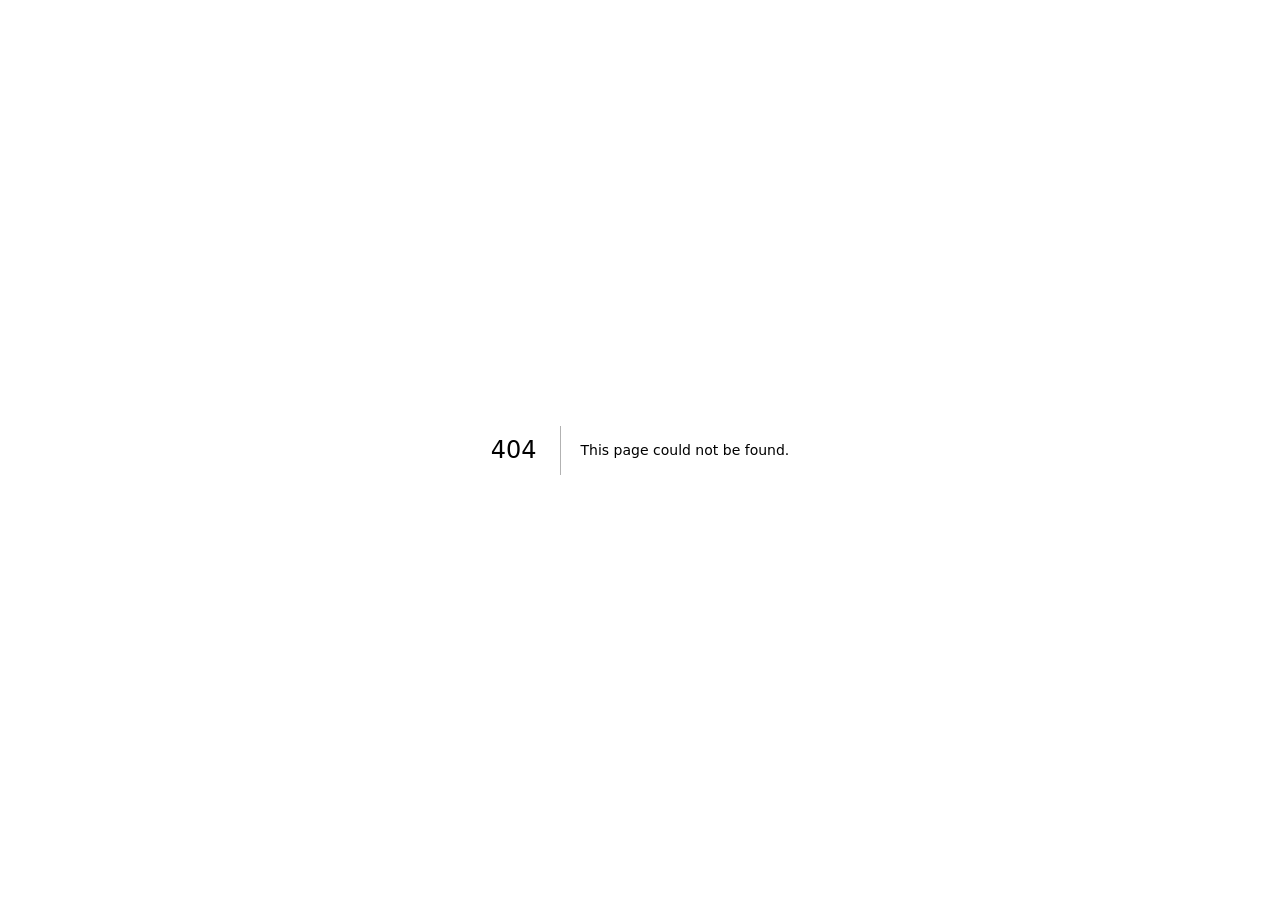
<file: v2/404/index.html>
<!DOCTYPE html><html lang="en"><head><meta charSet="utf-8"/><meta name="viewport" content="width=device-width, initial-scale=1"/><link rel="stylesheet" href="/v2/_next/static/css/9ee14831dd2b4b3f.css" data-precedence="next"/><link rel="preload" as="script" fetchPriority="low" href="/v2/_next/static/chunks/webpack-d3ec7b0091fba299.js"/><script src="/v2/_next/static/chunks/09f5f10c-bf216eff0d191dd6.js" async=""></script><script src="/v2/_next/static/chunks/951-85515bd15bdc4706.js" async=""></script><script src="/v2/_next/static/chunks/main-app-0eaf2856501f6cf4.js" async=""></script><meta name="robots" content="noindex"/><title>404: This page could not be found.</title><link rel="preconnect" href="https://fonts.googleapis.com"/><link rel="preconnect" href="https://fonts.gstatic.com" crossorigin="anonymous"/><meta name="theme-color" content="#f4f6f2"/><link rel="stylesheet" href="https://fonts.googleapis.com/css2?family=Manrope:wght@400;500;600;700;800&amp;family=IBM+Plex+Mono:wght@400;500&amp;display=swap"/><title>RenderFormer-V2: Neural Rendering with Heterogeneous Scene Primitives</title><meta name="description" content="RenderFormer-V2 is a pretrained transformer that turns a sequence of mixed scene primitives into a globally illuminated image, covering refraction, volumetric scattering, environment lighting, textured and displaced surfaces and out-of-distribution materials, without per-scene training or specialized code."/><meta name="keywords" content="RenderFormer, RenderFormer-V2, Neural Rendering, Rendering, Global Illumination, Heterogeneous Scene Primitives, Neural Material Embedding, Windowed Attention, Attention Sink, Transformer"/><meta property="og:title" content="RenderFormer-V2: Neural Rendering with Heterogeneous Scene Primitives"/><meta property="og:description" content="A pretrained transformer that turns a sequence of mixed scene primitives into a globally illuminated image. ECCV 2026."/><meta property="og:image" content="https://renderformer.github.io/v2/imgs/header.jpg"/><meta property="og:type" content="website"/><meta name="twitter:card" content="summary_large_image"/><meta name="twitter:title" content="RenderFormer-V2: Neural Rendering with Heterogeneous Scene Primitives"/><meta name="twitter:description" content="A pretrained transformer that turns a sequence of mixed scene primitives into a globally illuminated image. ECCV 2026."/><meta name="twitter:image" content="https://renderformer.github.io/v2/imgs/header.jpg"/><link rel="icon" href="/v2/favicon/favicon-16x16.png" sizes="16x16" type="image/png"/><link rel="icon" href="/v2/favicon/favicon-32x32.png" sizes="32x32" type="image/png"/><link rel="icon" href="/v2/favicon/favicon.ico" sizes="any"/><link rel="apple-touch-icon" href="/v2/favicon/apple-touch-icon.png" sizes="180x180" type="image/png"/><link rel="android-chrome-192x192" href="/v2/favicon/android-chrome-192x192.png" sizes="192x192" type="image/png"/><link rel="android-chrome-512x512" href="/v2/favicon/android-chrome-512x512.png" sizes="512x512" type="image/png"/><link rel="manifest" href="/v2/favicon/site.webmanifest"/><script>document.querySelectorAll('body link[rel="icon"], body link[rel="apple-touch-icon"]').forEach(el => document.head.appendChild(el))</script><script src="/v2/_next/static/chunks/polyfills-42372ed130431b0a.js" noModule=""></script></head><body><div style="font-family:system-ui,&quot;Segoe UI&quot;,Roboto,Helvetica,Arial,sans-serif,&quot;Apple Color Emoji&quot;,&quot;Segoe UI Emoji&quot;;height:100vh;text-align:center;display:flex;flex-direction:column;align-items:center;justify-content:center"><div><style>body{color:#000;background:#fff;margin:0}.next-error-h1{border-right:1px solid rgba(0,0,0,.3)}@media (prefers-color-scheme:dark){body{color:#fff;background:#000}.next-error-h1{border-right:1px solid rgba(255,255,255,.3)}}</style><h1 class="next-error-h1" style="display:inline-block;margin:0 20px 0 0;padding:0 23px 0 0;font-size:24px;font-weight:500;vertical-align:top;line-height:49px">404</h1><div style="display:inline-block"><h2 style="font-size:14px;font-weight:400;line-height:49px;margin:0">This page could not be found.</h2></div></div></div><!--$--><!--/$--><!--$--><!--/$--><script src="/v2/_next/static/chunks/webpack-d3ec7b0091fba299.js" async=""></script><script>(self.__next_f=self.__next_f||[]).push([0])</script><script>self.__next_f.push([1,"1:\"$Sreact.fragment\"\n2:I[7028,[],\"\"]\n3:I[1698,[],\"\"]\n4:I[8948,[],\"MetadataBoundary\"]\n6:I[8948,[],\"OutletBoundary\"]\n9:I[2140,[],\"AsyncMetadataOutlet\"]\nb:I[8948,[],\"ViewportBoundary\"]\nd:I[1051,[],\"\"]\n:HL[\"/v2/_next/static/css/9ee14831dd2b4b3f.css\",\"style\"]\n"])</script><script>self.__next_f.push([1,"0:{\"P\":null,\"b\":\"roJT4oV9xliPq8d5U8QGh\",\"p\":\"/v2\",\"c\":[\"\",\"_not-found\",\"\"],\"i\":false,\"f\":[[[\"\",{\"children\":[\"/_not-found\",{\"children\":[\"__PAGE__\",{}]}]},\"$undefined\",\"$undefined\",true],[\"\",[\"$\",\"$1\",\"c\",{\"children\":[[[\"$\",\"link\",\"0\",{\"rel\":\"stylesheet\",\"href\":\"/v2/_next/static/css/9ee14831dd2b4b3f.css\",\"precedence\":\"next\",\"crossOrigin\":\"$undefined\",\"nonce\":\"$undefined\"}]],[\"$\",\"html\",null,{\"lang\":\"en\",\"children\":[[\"$\",\"head\",null,{\"children\":[[\"$\",\"link\",null,{\"rel\":\"preconnect\",\"href\":\"https://fonts.googleapis.com\"}],[\"$\",\"link\",null,{\"rel\":\"preconnect\",\"href\":\"https://fonts.gstatic.com\",\"crossOrigin\":\"anonymous\"}],[\"$\",\"link\",null,{\"rel\":\"stylesheet\",\"href\":\"https://fonts.googleapis.com/css2?family=Manrope:wght@400;500;600;700;800\u0026family=IBM+Plex+Mono:wght@400;500\u0026display=swap\"}]]}],[\"$\",\"body\",null,{\"suppressHydrationWarning\":true,\"children\":[\"$\",\"$L2\",null,{\"parallelRouterKey\":\"children\",\"error\":\"$undefined\",\"errorStyles\":\"$undefined\",\"errorScripts\":\"$undefined\",\"template\":[\"$\",\"$L3\",null,{}],\"templateStyles\":\"$undefined\",\"templateScripts\":\"$undefined\",\"notFound\":[[[\"$\",\"title\",null,{\"children\":\"404: This page could not be found.\"}],[\"$\",\"div\",null,{\"style\":{\"fontFamily\":\"system-ui,\\\"Segoe UI\\\",Roboto,Helvetica,Arial,sans-serif,\\\"Apple Color Emoji\\\",\\\"Segoe UI Emoji\\\"\",\"height\":\"100vh\",\"textAlign\":\"center\",\"display\":\"flex\",\"flexDirection\":\"column\",\"alignItems\":\"center\",\"justifyContent\":\"center\"},\"children\":[\"$\",\"div\",null,{\"children\":[[\"$\",\"style\",null,{\"dangerouslySetInnerHTML\":{\"__html\":\"body{color:#000;background:#fff;margin:0}.next-error-h1{border-right:1px solid rgba(0,0,0,.3)}@media (prefers-color-scheme:dark){body{color:#fff;background:#000}.next-error-h1{border-right:1px solid rgba(255,255,255,.3)}}\"}}],[\"$\",\"h1\",null,{\"className\":\"next-error-h1\",\"style\":{\"display\":\"inline-block\",\"margin\":\"0 20px 0 0\",\"padding\":\"0 23px 0 0\",\"fontSize\":24,\"fontWeight\":500,\"verticalAlign\":\"top\",\"lineHeight\":\"49px\"},\"children\":404}],[\"$\",\"div\",null,{\"style\":{\"display\":\"inline-block\"},\"children\":[\"$\",\"h2\",null,{\"style\":{\"fontSize\":14,\"fontWeight\":400,\"lineHeight\":\"49px\",\"margin\":0},\"children\":\"This page could not be found.\"}]}]]}]}]],[]],\"forbidden\":\"$undefined\",\"unauthorized\":\"$undefined\"}]}]]}]]}],{\"children\":[\"/_not-found\",[\"$\",\"$1\",\"c\",{\"children\":[null,[\"$\",\"$L2\",null,{\"parallelRouterKey\":\"children\",\"error\":\"$undefined\",\"errorStyles\":\"$undefined\",\"errorScripts\":\"$undefined\",\"template\":[\"$\",\"$L3\",null,{}],\"templateStyles\":\"$undefined\",\"templateScripts\":\"$undefined\",\"notFound\":\"$undefined\",\"forbidden\":\"$undefined\",\"unauthorized\":\"$undefined\"}]]}],{\"children\":[\"__PAGE__\",[\"$\",\"$1\",\"c\",{\"children\":[[[\"$\",\"title\",null,{\"children\":\"404: This page could not be found.\"}],[\"$\",\"div\",null,{\"style\":\"$0:f:0:1:1:props:children:1:props:children:1:props:children:props:notFound:0:1:props:style\",\"children\":[\"$\",\"div\",null,{\"children\":[[\"$\",\"style\",null,{\"dangerouslySetInnerHTML\":{\"__html\":\"body{color:#000;background:#fff;margin:0}.next-error-h1{border-right:1px solid rgba(0,0,0,.3)}@media (prefers-color-scheme:dark){body{color:#fff;background:#000}.next-error-h1{border-right:1px solid rgba(255,255,255,.3)}}\"}}],[\"$\",\"h1\",null,{\"className\":\"next-error-h1\",\"style\":\"$0:f:0:1:1:props:children:1:props:children:1:props:children:props:notFound:0:1:props:children:props:children:1:props:style\",\"children\":404}],[\"$\",\"div\",null,{\"style\":\"$0:f:0:1:1:props:children:1:props:children:1:props:children:props:notFound:0:1:props:children:props:children:2:props:style\",\"children\":[\"$\",\"h2\",null,{\"style\":\"$0:f:0:1:1:props:children:1:props:children:1:props:children:props:notFound:0:1:props:children:props:children:2:props:children:props:style\",\"children\":\"This page could not be found.\"}]}]]}]}]],[\"$\",\"$L4\",null,{\"children\":\"$L5\"}],null,[\"$\",\"$L6\",null,{\"children\":[\"$L7\",\"$L8\",[\"$\",\"$L9\",null,{\"promise\":\"$@a\"}]]}]]}],{},null,false]},null,false]},null,false],[\"$\",\"$1\",\"h\",{\"children\":[[\"$\",\"meta\",null,{\"name\":\"robots\",\"content\":\"noindex\"}],[\"$\",\"$1\",\"T8olpAvCiA26RmdKM6nFg\",{\"children\":[[\"$\",\"$Lb\",null,{\"children\":\"$Lc\"}],null]}],null]}],false]],\"m\":\"$undefined\",\"G\":[\"$d\",\"$undefined\"],\"s\":false,\"S\":true}\n"])</script><script>self.__next_f.push([1,"e:\"$Sreact.suspense\"\nf:I[2140,[],\"AsyncMetadata\"]\n5:[\"$\",\"$e\",null,{\"fallback\":null,\"children\":[\"$\",\"$Lf\",null,{\"promise\":\"$@10\"}]}]\n"])</script><script>self.__next_f.push([1,"8:null\n"])</script><script>self.__next_f.push([1,"c:[[\"$\",\"meta\",\"0\",{\"charSet\":\"utf-8\"}],[\"$\",\"meta\",\"1\",{\"name\":\"viewport\",\"content\":\"width=device-width, initial-scale=1\"}],[\"$\",\"meta\",\"2\",{\"name\":\"theme-color\",\"content\":\"#f4f6f2\"}]]\n7:null\n"])</script><script>self.__next_f.push([1,"10:{\"metadata\":[[\"$\",\"title\",\"0\",{\"children\":\"RenderFormer-V2: Neural Rendering with Heterogeneous Scene Primitives\"}],[\"$\",\"meta\",\"1\",{\"name\":\"description\",\"content\":\"RenderFormer-V2 is a pretrained transformer that turns a sequence of mixed scene primitives into a globally illuminated image, covering refraction, volumetric scattering, environment lighting, textured and displaced surfaces and out-of-distribution materials, without per-scene training or specialized code.\"}],[\"$\",\"meta\",\"2\",{\"name\":\"keywords\",\"content\":\"RenderFormer, RenderFormer-V2, Neural Rendering, Rendering, Global Illumination, Heterogeneous Scene Primitives, Neural Material Embedding, Windowed Attention, Attention Sink, Transformer\"}],[\"$\",\"meta\",\"3\",{\"property\":\"og:title\",\"content\":\"RenderFormer-V2: Neural Rendering with Heterogeneous Scene Primitives\"}],[\"$\",\"meta\",\"4\",{\"property\":\"og:description\",\"content\":\"A pretrained transformer that turns a sequence of mixed scene primitives into a globally illuminated image. ECCV 2026.\"}],[\"$\",\"meta\",\"5\",{\"property\":\"og:image\",\"content\":\"https://renderformer.github.io/v2/imgs/header.jpg\"}],[\"$\",\"meta\",\"6\",{\"property\":\"og:type\",\"content\":\"website\"}],[\"$\",\"meta\",\"7\",{\"name\":\"twitter:card\",\"content\":\"summary_large_image\"}],[\"$\",\"meta\",\"8\",{\"name\":\"twitter:title\",\"content\":\"RenderFormer-V2: Neural Rendering with Heterogeneous Scene Primitives\"}],[\"$\",\"meta\",\"9\",{\"name\":\"twitter:description\",\"content\":\"A pretrained transformer that turns a sequence of mixed scene primitives into a globally illuminated image. ECCV 2026.\"}],[\"$\",\"meta\",\"10\",{\"name\":\"twitter:image\",\"content\":\"https://renderformer.github.io/v2/imgs/header.jpg\"}],[\"$\",\"link\",\"11\",{\"rel\":\"icon\",\"href\":\"/v2/favicon/favicon-16x16.png\",\"sizes\":\"16x16\",\"type\":\"image/png\"}],[\"$\",\"link\",\"12\",{\"rel\":\"icon\",\"href\":\"/v2/favicon/favicon-32x32.png\",\"sizes\":\"32x32\",\"type\":\"image/png\"}],[\"$\",\"link\",\"13\",{\"rel\":\"icon\",\"href\":\"/v2/favicon/favicon.ico\",\"sizes\":\"any\"}],[\"$\",\"link\",\"14\",{\"rel\":\"apple-touch-icon\",\"href\":\"/v2/favicon/apple-touch-icon.png\",\"sizes\":\"180x180\",\"type\":\"image/png\"}],[\"$\",\"link\",\"15\",{\"rel\":\"android-chrome-192x192\",\"href\":\"/v2/favicon/android-chrome-192x192.png\",\"sizes\":\"192x192\",\"type\":\"image/png\"}],[\"$\",\"link\",\"16\",{\"rel\":\"android-chrome-512x512\",\"href\":\"/v2/favicon/android-chrome-512x512.png\",\"sizes\":\"512x512\",\"type\":\"image/png\"}],[\"$\",\"link\",\"17\",{\"rel\":\"manifest\",\"href\":\"/v2/favicon/site.webmanifest\"}]],\"error\":null,\"digest\":\"$undefined\"}\n"])</script><script>self.__next_f.push([1,"a:{\"metadata\":\"$10:metadata\",\"error\":null,\"digest\":\"$undefined\"}\n"])</script></body></html>
</file>
<file: v2/_next/static/css/9ee14831dd2b4b3f.css>
:root{--paper:#f4f6f2;--card:#ffffff;--panel:#ecefea;--ink:#16202b;--ink2:#44535f;--ink3:#78868f;--rule:#d4dad4;--rule-soft:#e4e8e2;--accent:#1f6fb2;--accent-wash:rgba(31,111,178,0.07);--c-tri:#4f88c1;--c-vol:#5bb163;--c-light:#dfae0c;--c-env:#8e4fd0;--c-cam:#d9432f;--c-reg:#8d989f;--c-sum:#e8863b;--font-sans:"Avenir Next",Avenir,"Manrope",system-ui,-apple-system,"Segoe UI",sans-serif;--font-mono:"IBM Plex Mono",ui-monospace,SFMono-Regular,Menlo,monospace;--measure:1120px;--prose:74ch;--gutter:32px;--nav-h:58px}*,:after,:before{box-sizing:border-box;margin:0;padding:0}html{scroll-behavior:smooth;scroll-padding-top:calc(var(--nav-h) + 24px);-webkit-text-size-adjust:100%}body{font-family:var(--font-sans);background:var(--paper);color:var(--ink2);font-size:17px;line-height:1.62;-webkit-font-smoothing:antialiased;text-rendering:optimizeLegibility}a{color:inherit;text-decoration:none}img,svg,video{display:block;max-width:100%;height:auto}sub,sup{font-size:.72em;line-height:0;position:relative;vertical-align:baseline}sup{top:-.5em}sub{bottom:-.25em}::selection{background:rgba(31,111,178,.18)}.wrap{width:100%;max-width:var(--measure);margin:0 auto;padding:0 var(--gutter)}.prose{max-width:var(--prose)}.prose p+p{margin-top:1em}.lead a,.prose a,p a{color:var(--accent);border-bottom:1px solid rgba(31,111,178,.32);transition:border-color .15s ease}.lead a:hover,.prose a:hover,p a:hover{border-bottom-color:var(--accent)}strong{color:var(--ink);font-weight:700}.nb{white-space:nowrap}.eyebrow{font-size:.7rem;font-weight:700;letter-spacing:.16em;text-transform:uppercase;color:var(--ink3)}.lead{font-size:1.06rem;color:var(--ink2)}.lead,.note{max-width:var(--prose)}.note{font-size:.92rem;color:var(--ink3)}.nav{position:-webkit-sticky;position:sticky;top:0;z-index:100;height:var(--nav-h);background:rgba(244,246,242,.86);backdrop-filter:saturate(1.6) blur(12px);-webkit-backdrop-filter:saturate(1.6) blur(12px);border-bottom:1px solid var(--rule)}.nav-inner{height:100%;max-width:var(--measure);margin:0 auto;padding:0 var(--gutter);gap:28px}.nav-inner,.nav-mark{display:flex;align-items:center}.nav-mark{gap:10px;flex:none}.nav-mark img{width:26px;height:26px;border-radius:4px}.nav-mark span{font-weight:700;font-size:.9rem;color:var(--ink);letter-spacing:-.01em}.nav-mark span em{font-style:normal;color:var(--accent)}.nav-links{margin-left:auto;display:flex;align-items:center;gap:22px;min-width:0;font-size:.83rem;font-weight:600;color:var(--ink2)}.nav-links>a{white-space:nowrap;padding:4px 0;border-bottom:2px solid transparent;transition:color .15s ease,border-color .15s ease}.nav-links>a:hover{color:var(--ink);border-bottom-color:var(--accent)}.nav-more{position:relative;padding:4px 0;cursor:default}.nav-more>span{display:inline-flex;align-items:center;gap:5px}.nav-more-menu{position:absolute;right:0;top:calc(100% + 10px);min-width:190px;background:var(--card);border:1px solid var(--rule);box-shadow:0 14px 34px rgba(22,32,43,.11);padding:6px;opacity:0;visibility:hidden;transform:translateY(-4px);transition:opacity .16s ease,transform .16s ease,visibility .16s ease}.nav-more:focus-within .nav-more-menu,.nav-more:hover .nav-more-menu{opacity:1;visibility:visible;transform:translateY(0)}.nav-more-menu a{display:block;padding:8px 12px;font-weight:500;color:var(--ink2)}.nav-more-menu a:hover{background:var(--panel);color:var(--ink)}.hero{background:var(--card);border-bottom:1px solid var(--rule)}.hero-band{height:6px;background:var(--accent)}.hero-grid{max-width:var(--measure);margin:0 auto;padding:62px var(--gutter) 54px;display:grid;grid-template-columns:minmax(0,1.02fr) minmax(0,.98fr);grid-gap:56px;gap:56px;align-items:start}.venue{display:inline-flex;align-items:baseline;gap:10px;margin-bottom:22px;font-size:.72rem;font-weight:700;letter-spacing:.16em;text-transform:uppercase;color:var(--accent)}.venue:before{content:"";width:34px;height:3px;background:var(--accent);transform:translateY(-4px)}.title{font-size:clamp(2.2rem,4.4vw,3.4rem);line-height:1.04;font-weight:800;letter-spacing:-.028em;color:var(--ink)}.title em{font-style:normal;color:var(--accent)}.subtitle{margin-top:16px;font-size:clamp(1.12rem,1.9vw,1.42rem);line-height:1.28;font-weight:600;letter-spacing:-.012em;color:var(--ink)}.pitch{margin-top:16px;font-size:1.04rem;color:var(--ink2);max-width:46ch}.authors{margin-top:30px;display:flex;flex-wrap:wrap;gap:6px 20px;font-weight:600;font-size:.99rem;color:var(--ink)}.authors a{border-bottom:1px solid transparent;transition:color .15s ease,border-color .15s ease}.authors a:hover{color:var(--accent);border-bottom-color:var(--accent)}.authors sup{font-size:.66em;color:var(--ink3);padding-left:1px}.affils{margin-top:12px;display:flex;flex-wrap:wrap;gap:4px 20px;font-size:.88rem;color:var(--ink3)}.affils sup{font-size:.72em;padding-right:2px}.links{margin-top:28px;display:flex;flex-wrap:wrap;gap:9px}.btn{display:inline-flex;align-items:center;gap:8px;height:40px;padding:0 17px;font-size:.9rem;font-weight:600;color:var(--card);background:var(--ink);border:1px solid var(--ink);transition:background .15s ease,border-color .15s ease,transform .15s ease}.btn:hover{background:var(--accent);border-color:var(--accent);transform:translateY(-1px)}.btn-ghost{color:var(--ink2);background:transparent;border-color:var(--rule)}.btn-ghost:hover{color:var(--card);background:var(--ink);border-color:var(--ink)}.hero-figure{position:relative}.hero-plate{width:100%;aspect-ratio:1/1;object-fit:cover;background:var(--panel);border:1px solid var(--rule)}.hero-figure figcaption{margin-top:10px;font-size:.82rem;color:var(--ink3)}.stats{background:var(--card);border-bottom:1px solid var(--rule)}.stats-inner{max-width:var(--measure);margin:0 auto;padding:0 var(--gutter)}.stats-label{padding:22px 0 12px;border-bottom:1px solid var(--rule)}.stats-grid{display:grid;grid-template-columns:repeat(5,minmax(0,1fr));padding:26px 0 32px}.stat{padding:0 24px;border-left:1px solid var(--rule)}.stat:first-child{padding-left:0;border-left:0}.stat-value{font-size:clamp(1.7rem,2.6vw,2.15rem);font-weight:800;line-height:1;letter-spacing:-.03em;color:var(--ink);font-feature-settings:"tnum";font-variant-numeric:tabular-nums}.stat-value sup{font-size:.5em;font-weight:700;letter-spacing:0;top:-.62em}.stat--accent .stat-value{color:var(--accent)}.stat-note{margin-top:11px;font-size:.82rem;line-height:1.42;color:var(--ink3)}.stat-note b{color:var(--ink2);font-weight:600}.section{padding:84px 0;border-bottom:1px solid var(--rule)}.section:last-of-type{border-bottom:0}.section--card{background:var(--card)}.sec-head{margin-bottom:34px}.sec-tab{display:block;width:62px;height:4px;background:var(--accent);margin-bottom:14px}.sec-kicker{font-size:.74rem;font-weight:700;letter-spacing:.19em;text-transform:uppercase;color:var(--accent)}.sec-title{margin-top:10px;font-size:clamp(1.65rem,3vw,2.3rem);line-height:1.14;font-weight:800;letter-spacing:-.024em;color:var(--ink);max-width:26ch}.sec-lead{margin-top:18px}.sub{margin-top:62px}.sub-title{font-size:1.18rem;font-weight:700;letter-spacing:-.012em;color:var(--ink);margin-bottom:14px}.sub-title--rule{padding-bottom:12px;border-bottom:1px solid var(--rule);margin-bottom:22px}.bullets{list-style:none;display:grid;grid-gap:11px;gap:11px;max-width:var(--prose)}.bullets li{position:relative;padding-left:24px;font-size:1.02rem;color:var(--ink2)}.bullets li:before{content:"";position:absolute;left:0;top:.56em;width:9px;height:9px;background:var(--bullet,var(--accent));border-radius:1px}.figure{margin:0}.figure>img{width:100%;height:auto;background:var(--card);border:1px solid var(--rule)}.figure--plain>img{border:0}.figcap{margin-top:11px;font-size:.84rem;line-height:1.5;color:var(--ink3)}.figcap b{color:var(--ink2);font-weight:600}.grid{display:grid;grid-gap:26px;gap:26px;align-items:start}.grid-2{grid-template-columns:repeat(2,minmax(0,1fr))}.grid-3{grid-template-columns:repeat(3,minmax(0,1fr))}.grid-4{grid-template-columns:repeat(4,minmax(0,1fr))}.grid-6{grid-template-columns:repeat(6,minmax(0,1fr));gap:14px}.tile img{width:100%;aspect-ratio:1/1;object-fit:cover;border:1px solid var(--rule);background:var(--panel)}.tile figcaption{margin-top:9px;font-size:.79rem;line-height:1.35;color:var(--ink3)}.tile--tagged figcaption{font-weight:600;color:var(--ink2)}.card{background:var(--card);border:1px solid var(--rule);padding:26px 28px}.section--card .card{background:var(--paper);border-color:var(--rule-soft)}.card-label{margin-bottom:16px;padding-bottom:12px;border-bottom:1px solid var(--rule)}.diagram{background:var(--card);border:1px solid var(--rule);padding:20px}.section--card .diagram{background:var(--paper);border-color:var(--rule-soft)}.diagram svg{width:100%;height:auto}.tokens{display:grid;grid-gap:0;gap:0}.token{display:grid;grid-template-columns:200px minmax(0,1fr);grid-gap:22px;gap:22px;padding:15px 0;border-top:1px solid var(--rule-soft);font-size:.93rem}.token:first-child{border-top:0;padding-top:0}.token:last-child{padding-bottom:0}.token-name{display:flex;align-items:baseline;gap:10px;font-weight:700;color:var(--ink)}.chip{flex:none;width:11px;height:11px;border-radius:2px;transform:translateY(-1px)}.token-body{color:var(--ink2)}.keyed{display:grid;grid-gap:26px;gap:26px}.keyed-tab{display:block;width:40px;height:3px;margin-bottom:12px}.keyed h4{font-size:1rem;font-weight:700;color:var(--ink);margin-bottom:5px}.keyed p{font-size:.9rem;color:var(--ink2)}.table-scroll{overflow-x:auto;-webkit-overflow-scrolling:touch}.table{width:100%;min-width:560px;border-collapse:collapse;font-size:.9rem;font-feature-settings:"tnum";font-variant-numeric:tabular-nums}.table thead th{text-align:right;font-weight:700;font-size:.78rem;letter-spacing:.05em;text-transform:uppercase;color:var(--ink3);white-space:nowrap;border-top:2px solid var(--ink);border-bottom:1px solid var(--rule);padding:10px 14px}.table thead th:first-child{text-align:left;padding-left:0}.table thead th:last-child{padding-right:0}.table tbody td,.table tbody th{padding:10px 14px;text-align:right;border-bottom:1px solid var(--rule-soft);color:var(--ink2);font-weight:400}.table tbody th{text-align:left;padding-left:0;font-weight:500;color:var(--ink)}.table tbody td:last-child{padding-right:0}.table tbody tr:last-child td,.table tbody tr:last-child th{border-bottom:2px solid var(--ink)}.table tbody tr:hover td,.table tbody tr:hover th{background:var(--accent-wash)}.table .row-best td,.table .row-best th{background:var(--accent-wash);font-weight:700;color:var(--ink)}.table .group-gap td{padding:0;height:9px;border-bottom:1px solid var(--rule);background:none}.table--compare{font-size:.88rem}.table--compare tbody td,.table--compare tbody th,.table--compare thead th{text-align:left;vertical-align:top;padding-left:0;padding-right:22px}.table--compare tbody th{width:21%;font-weight:600;color:var(--ink3)}.table--compare td:last-child{color:var(--ink)}.table--compare .col-v2{background:var(--accent-wash);padding-left:14px;padding-right:14px}.table--compare thead .col-v2{color:var(--accent)}.chart{background:var(--card);border:1px solid var(--rule);padding:18px 18px 12px}.section--card .chart{background:var(--paper);border-color:var(--rule-soft)}.chart-title{font-size:.94rem;font-weight:700;color:var(--ink);margin-bottom:2px}.chart-sub{font-size:.79rem;color:var(--ink3);margin-bottom:12px}.chart-legend{display:flex;flex-wrap:wrap;align-content:flex-start;gap:5px 14px;margin-bottom:14px;font-size:.75rem;color:var(--ink2)}@media (min-width:861px){.chart-legend{min-height:37px}}.chart-legend span{display:inline-flex;align-items:center;gap:7px;white-space:nowrap}.chart-svg{position:relative}.chart-svg svg{width:100%;height:auto;overflow:visible;touch-action:pan-y}.chart-tip{position:absolute;z-index:4;pointer-events:none;min-width:132px;background:var(--card);border:1px solid var(--rule);box-shadow:0 8px 22px rgba(22,32,43,.13);padding:8px 10px;font-size:.78rem;line-height:1.45;transform:translate(-50%,calc(-100% - 14px))}.chart-tip-head{font-weight:700;color:var(--ink);margin-bottom:4px}.chart-tip-row{display:flex;align-items:center;gap:7px;color:var(--ink2);font-feature-settings:"tnum";font-variant-numeric:tabular-nums;white-space:nowrap}.chart-tip-row b{margin-left:auto;font-weight:600;color:var(--ink)}.swatch{flex:none;width:9px;height:9px;border-radius:2px}.chart-data{margin-top:10px;font-size:.78rem;color:var(--ink3)}.chart-data summary{cursor:pointer;padding:4px 0;font-weight:600}.chart-data summary:hover{color:var(--ink2)}.chart-data .table{min-width:0;margin-top:8px;font-size:.76rem}.gallery{display:grid;grid-template-columns:repeat(4,minmax(0,1fr));grid-gap:22px 20px;gap:22px 20px}.gallery--wide{grid-template-columns:repeat(3,minmax(0,1fr))}.shot{margin:0}.shot img{width:100%;aspect-ratio:1/1;object-fit:cover;background:var(--panel);border:1px solid var(--rule);transition:transform .28s cubic-bezier(.2,.7,.3,1)}.shot:hover img{transform:scale(1.014)}.shot figcaption{margin-top:10px}.shot-name{font-size:.88rem;font-weight:600;color:var(--ink)}.shot-note{margin-top:3px;font-size:.79rem;line-height:1.42;color:var(--ink3)}.poster{display:block;background:var(--paper);border:1px solid var(--rule);transition:box-shadow .2s ease,transform .2s ease}.poster:hover{transform:translateY(-2px);box-shadow:0 12px 32px rgba(22,32,43,.14)}.poster img{width:100%}.links .btn{padding:0 15px}.links{gap:8px}.bib{position:relative;max-width:820px}.bib pre{background:var(--card);border:1px solid var(--rule);padding:22px 24px;overflow-x:auto;font-family:var(--font-mono);font-size:.81rem;line-height:1.65;color:var(--ink2)}.section--card .bib pre{background:var(--paper);border-color:var(--rule-soft)}.bib-copy{position:absolute;top:10px;right:10px;display:inline-flex;align-items:center;gap:6px;height:32px;padding:0 12px;font-family:var(--font-sans);font-size:.79rem;font-weight:600;color:var(--ink2);background:var(--card);border:1px solid var(--rule);cursor:pointer;transition:color .15s ease,border-color .15s ease}.bib-copy:hover{color:var(--accent);border-color:var(--accent)}.footer{background:var(--card);border-top:1px solid var(--rule);padding:34px 0}.footer-inner{max-width:var(--measure);margin:0 auto;padding:0 var(--gutter);display:flex;flex-wrap:wrap;align-items:center;gap:12px 26px;font-size:.85rem;color:var(--ink3)}.footer-inner nav{display:flex;flex-wrap:wrap;gap:20px;font-weight:600;color:var(--ink2)}.footer-inner nav a:hover{color:var(--accent)}.footer-inner .spacer{margin-left:auto}@media (max-width:1080px){.hero-grid{grid-template-columns:1fr;gap:40px;padding-top:48px}.pitch{max-width:var(--prose)}.stats-grid{grid-template-columns:repeat(3,minmax(0,1fr));gap:26px 0}.stat:nth-child(4){padding-left:0;border-left:0}.gallery,.grid-6{grid-template-columns:repeat(3,minmax(0,1fr))}}@media (max-width:1180px){.nav-links .nav-hide{display:none}}@media (max-width:940px){.nav-links>a{display:none}}@media (max-width:860px){:root{--gutter:22px}.nav-links{gap:16px;font-size:.79rem}.section{padding:60px 0}.sub{margin-top:46px}.grid-2,.grid-3,.grid-4{grid-template-columns:repeat(2,minmax(0,1fr))}.token{grid-template-columns:1fr;gap:6px}.keyed{gap:22px}}@media (max-width:620px){body{font-size:16px}.stats-grid{grid-template-columns:repeat(2,minmax(0,1fr))}.stat:nth-child(odd){padding-left:0;border-left:0}.stat:last-child{grid-column:span 2}.gallery,.gallery--wide,.grid-2,.grid-3,.grid-4,.grid-6{grid-template-columns:repeat(2,minmax(0,1fr))}.links .btn{flex:1 1 auto;justify-content:center}}@media (prefers-reduced-motion:reduce){html{scroll-behavior:auto}*,:after,:before{transition-duration:.01ms!important;animation-duration:.01ms!important}}.mask-key{display:flex;flex-wrap:wrap;align-items:center;gap:8px 18px;margin-top:16px;padding-top:14px;border-top:1px solid var(--rule-soft);font-size:.8rem;color:var(--ink2)}.mask-key span{display:inline-flex;align-items:center;gap:7px}.mask-key code{margin-left:auto;font-family:var(--font-mono);font-size:.74rem;color:var(--ink3);white-space:nowrap}.mflow{display:grid;grid-template-columns:minmax(0,1fr) 26px max-content 26px minmax(0,.62fr) minmax(0,.62fr);grid-template-rows:auto auto;align-items:center;grid-row-gap:0;row-gap:0}.mcode{grid-column:5/span 2;grid-row:1}.melbow{grid-column:4/span 2;grid-row:2}.mstep{padding:12px 15px;font-size:.88rem;line-height:1.35;text-align:center;color:var(--ink);background:var(--card);border:1px solid var(--rule);border-radius:3px}.section--card .mstep{background:var(--paper)}.mstep small{display:block;margin-top:3px;font-size:.78rem;color:var(--ink3)}.mop{padding:9px 15px;font-size:.84rem;font-weight:700;text-align:center;color:#6d33ab;background:rgba(142,79,208,.11);border:1px solid var(--c-env);border-radius:3px}.marrow{position:relative;height:1px;background:var(--ink3)}.marrow:after{content:"";position:absolute;right:0;top:-4px;border-left:6px solid var(--ink3);border-top:4px solid transparent;border-bottom:4px solid transparent}.marrow--defines{background:var(--c-env)}.marrow--defines:after{border-left-color:var(--c-env)}.marrow--dash{background:none;height:0;border-top:1px dashed var(--ink3)}.melbow{position:relative;align-self:stretch}.melbow:before{left:0;top:50%;border-top:1px dashed var(--ink3)}.melbow:after,.melbow:before{content:"";position:absolute;right:0}.melbow:after{top:0;height:50%;border-left:1px dashed var(--ink3)}.melbow-tip{position:absolute;right:-4px;top:-1px;border-left:4.5px solid transparent;border-right:4.5px solid transparent;border-bottom:7px solid var(--ink3)}.melbow em{position:absolute;right:14px;top:50%;transform:translateY(calc(-100% - 6px));font-style:normal;font-size:.78rem;line-height:1.3;color:var(--ink3);text-align:right}.mcode{align-self:stretch;display:flex;flex-direction:column;justify-content:center;padding:24px;background:var(--c-env);color:#fff;border-radius:3px}.mcode-title{font-size:1.26rem;font-weight:800;letter-spacing:-.02em;line-height:1.1}.mcode-sub{margin-top:10px;font-size:.84rem;line-height:1.45;color:rgba(255,255,255,.86)}.mcode-sub b{color:#fff;font-weight:700;white-space:nowrap}@media (max-width:900px){.mflow{grid-template-columns:1fr;grid-template-rows:none;row-gap:0}.mcode,.melbow{grid-column:1;grid-row:auto}.mcode{order:9;margin-top:4px}.marrow{width:1px;height:15px;margin:7px 0;justify-self:center}.marrow:after{right:auto;left:-4px;top:auto;bottom:0;border-left:4.5px solid transparent;border-right:4.5px solid transparent;border-top:6px solid var(--ink3);border-bottom:0}.marrow--defines:after{border-top-color:var(--c-env)}.marrow--dash{width:0;height:15px;background:none;border-top:0;border-left:1px dashed var(--ink3)}.melbow{align-self:auto;height:auto;min-height:26px;margin:7px 0;padding-left:calc(50% + 14px);display:flex;align-items:center}.melbow:before{left:50%;right:auto;top:0;bottom:0;border-top:0;border-left:1px dashed var(--ink3)}.melbow:after{display:none}.melbow-tip{left:calc(50% - 4.5px);right:auto;top:auto;bottom:0;border-bottom:0;border-top:7px solid var(--ink3)}.melbow em{position:static;transform:none;text-align:left}}.grid-mask{grid-template-columns:minmax(0,1.3fr) minmax(0,1fr);gap:40px}.grid-charts{gap:18px;align-items:stretch}.grid-material{grid-template-columns:.75fr 1fr}.vs{color:var(--ink3)}.table .row-best .vs{color:var(--ink3);font-weight:400}@media (max-width:1080px){.grid-charts{grid-template-columns:repeat(2,minmax(0,1fr))}.grid-charts>:last-child{grid-column:span 2;max-width:560px}}@media (max-width:860px){.grid-charts,.grid-mask,.grid-material{grid-template-columns:1fr}.grid-charts>:last-child{grid-column:auto;max-width:none}}.grid-clips{gap:22px 20px}.clip{margin:0}.clip video{width:100%;aspect-ratio:1/1;object-fit:cover;background:var(--panel);border:1px solid var(--rule)}.clip figcaption{margin-top:10px}
</file>
